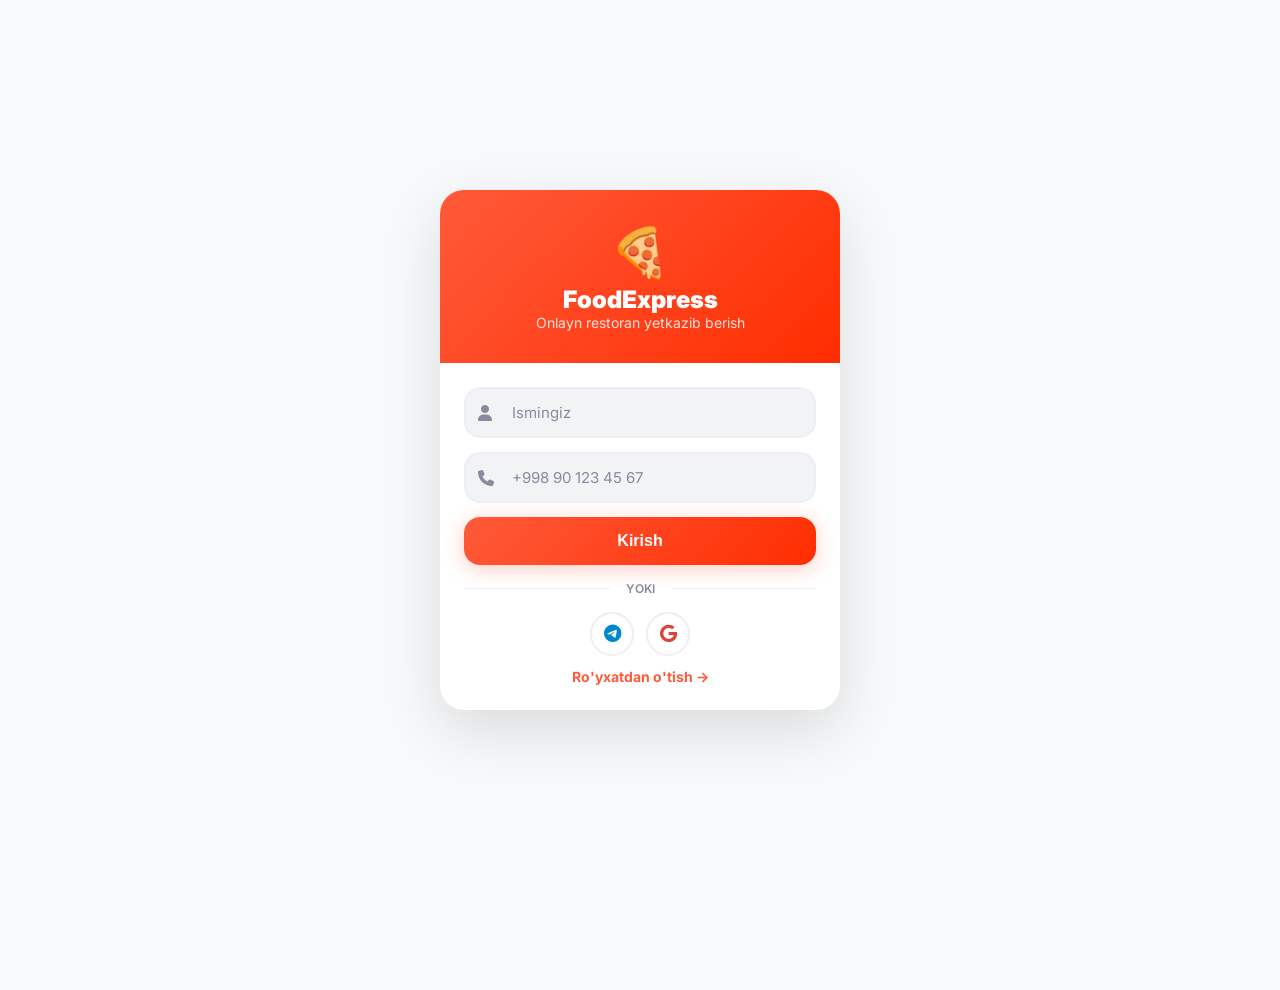
<file: index.html>
<!DOCTYPE html>
<html lang="uz">
<head>
    <meta charset="UTF-8">
    <meta name="viewport" content="width=device-width, initial-scale=1.0, maximum-scale=1.0, user-scalable=no">
    <title>🍕 FoodExpress</title>
    <script src="https://telegram.org/js/telegram-web-app.js"></script>
    <link rel="stylesheet" href="https://cdnjs.cloudflare.com/ajax/libs/font-awesome/6.5.0/css/all.min.css">
    <link href="https://fonts.googleapis.com/css2?family=Inter:wght@400;500;600;700;800;900&display=swap" rel="stylesheet">
    
    <!-- ===== CSS ===== -->
    <link rel="stylesheet" href="style.css">
</head>
<body>

    <!-- ===== TOAST ===== -->
    <div class="toast" id="toast"></div>

    <!-- ==========================================
    AUTH PAGE
    ========================================== -->
    <div id="authPage" class="active">
        <div class="auth-container">
            <div class="auth-header">
                <div class="logo">🍕</div>
                <div class="title">FoodExpress</div>
                <div class="sub">Onlayn restoran yetkazib berish</div>
            </div>
            <div class="auth-body" id="authBody">
                <!-- Login -->
                <div id="loginForm">
                    <div class="input-group">
                        <span class="icon"><i class="fas fa-user"></i></span>
                        <input type="text" id="loginName" placeholder="Ismingiz">
                    </div>
                    <div class="input-group">
                        <span class="icon"><i class="fas fa-phone"></i></span>
                        <input type="tel" id="loginPhone" placeholder="+998 90 123 45 67">
                    </div>
                    <button class="btn-primary" onclick="handleLogin()">Kirish</button>
                    <div class="divider"><span>yoki</span></div>
                    <div class="social-login">
                        <button class="telegram" onclick="loginWithTelegram()"><i class="fab fa-telegram-plane"></i></button>
                        <button class="google"><i class="fab fa-google"></i></button>
                    </div>
                    <button class="switch-btn" onclick="showRegister()">Ro'yxatdan o'tish →</button>
                </div>

                <!-- Register -->
                <div id="registerForm" style="display:none;">
                    <div class="input-group">
                        <span class="icon"><i class="fas fa-user"></i></span>
                        <input type="text" id="regName" placeholder="Ismingiz">
                    </div>
                    <div class="input-group">
                        <span class="icon"><i class="fas fa-phone"></i></span>
                        <input type="tel" id="regPhone" placeholder="+998 90 123 45 67">
                    </div>
                    <div class="input-group">
                        <span class="icon"><i class="fas fa-lock"></i></span>
                        <input type="password" id="regPassword" placeholder="Parol">
                    </div>
                    <button class="btn-primary" onclick="handleRegister()">Ro'yxatdan o'tish</button>
                    <button class="switch-btn" onclick="showLogin()">← Kirish</button>
                </div>
            </div>
        </div>
    </div>

    <!-- ==========================================
    MAIN APP
    ========================================== -->
    <div id="mainApp">

        <!-- HEADER -->
        <div class="app-header">
            <div class="top">
                <div class="greeting">
                    <strong id="userName">Mehmon</strong>
                    <span>Bugun qanday taom istaysiz?</span>
                </div>
                <div class="actions">
                    <button onclick="showCheckout()">
                        <i class="fas fa-shopping-bag"></i>
                        <span class="badge" id="cartBadge">0</span>
                    </button>
                    <button onclick="logout()"><i class="fas fa-sign-out-alt"></i></button>
                </div>
            </div>

            <!-- Location -->
            <div class="location-bar" onclick="detectLocation()">
                <div class="icon"><i class="fas fa-location-dot"></i></div>
                <div class="info">
                    <div class="label">Yetkazish manzili</div>
                    <div class="address" id="userAddress">Manzilni tanlang</div>
                </div>
            </div>

            <!-- Search -->
            <div class="search-wrap">
                <span class="icon"><i class="fas fa-search"></i></span>
                <input type="text" placeholder="Restoran yoki taom qidirish..." id="searchInput" oninput="handleSearch(this.value)">
            </div>
        </div>

        <!-- ===== RESTAURANTS LIST (Yandex Eats style) ===== -->
        <div class="restaurants-section" id="restaurantsSection">
            <div class="section-header">
                <div class="section-title">🏪 Restoranlar</div>
                <span class="section-link" onclick="showAllRestaurants()">Hammasi →</span>
            </div>
            <div class="restaurants-grid" id="restaurantsGrid"></div>
        </div>

        <!-- ===== PROMO BANNERS ===== -->
        <div class="promo-section">
            <div class="promo-scroll">
                <div class="promo-card p1">
                    <span class="promo-tag">🔥 Aksiya</span>
                    <div class="promo-title">Birinchi buyurtma -20%</div>
                    <div class="promo-desc">Promokod: BIRINCHI</div>
                </div>
                <div class="promo-card p2">
                    <span class="promo-tag">🚕 Bepul</span>
                    <div class="promo-title">100 000 so'mdan yuqori</div>
                    <div class="promo-desc">Yetkazish bepul!</div>
                </div>
                <div class="promo-card p3">
                    <span class="promo-tag">🎁 Kombo</span>
                    <div class="promo-title">3 taom + 1 ichimlik</div>
                    <div class="promo-desc">Atigi 75 000 so'm</div>
                </div>
                <div class="promo-card p4">
                    <span class="promo-tag">⭐ Bonus</span>
                    <div class="promo-title">Har buyurtmada 5%</div>
                    <div class="promo-desc">Bonus ballar to'planadi</div>
                </div>
            </div>
        </div>

        <!-- ===== RESTAURANT DETAIL PAGE ===== -->
        <div id="restaurantDetail" style="display:none;">
            <div class="restaurant-detail-header">
                <button class="back-btn" onclick="closeRestaurantDetail()"><i class="fas fa-arrow-left"></i></button>
                <div class="restaurant-detail-info" id="restaurantDetailInfo"></div>
            </div>
            <div class="restaurant-menu" id="restaurantMenu"></div>
        </div>

        <!-- ===== PAGES ===== -->
        <div class="page" id="page-orders">
            <div class="page-title">📋 Buyurtmalarim</div>
            <div id="activeOrders"></div>
            <div class="section-title" style="font-size:16px;margin-top:16px;">📜 Tarix</div>
            <div id="ordersList"></div>
        </div>

        <div class="page" id="page-profile">
            <div class="profile-card">
                <div class="avatar" id="profileAvatar">👤</div>
                <div class="name" id="profileName">Mehmon</div>
                <div class="phone" id="profilePhone">Telefon qo'shilmagan</div>
                <div class="stats">
                    <div class="stat">
                        <div class="value" id="statOrders">0</div>
                        <div class="label">Buyurtma</div>
                    </div>
                    <div class="stat">
                        <div class="value" id="statSpent">0</div>
                        <div class="label">Sarflangan</div>
                    </div>
                    <div class="stat">
                        <div class="value" id="statBonus">0</div>
                        <div class="label">Bonus</div>
                    </div>
                </div>
            </div>
        </div>
    </div>

    <!-- ===== CART FLOAT ===== -->
    <div class="cart-float" id="cartFloat">
        <div class="left">
            <div class="count" id="floatCount">0</div>
            <div class="info">
                <div class="label">Savat</div>
                <div class="total" id="floatTotal">0 so'm</div>
            </div>
        </div>
        <div class="right">
            <button onclick="showCheckout()">Buyurtma</button>
        </div>
    </div>

    <!-- ===== CHECKOUT SHEET ===== -->
    <div class="sheet-overlay" id="checkoutSheet">
        <div class="sheet">
            <div class="handle"></div>
            <div class="header">
                <div class="title">🛒 Savat</div>
                <button class="close" onclick="closeSheet('checkoutSheet')"><i class="fas fa-xmark"></i></button>
            </div>
            <div id="cartItemsList"></div>
            <div class="cart-total">
                Jami: <span id="checkoutTotal">0 so'm</span>
            </div>
            <div class="form-group">
                <label>📞 Telefon</label>
                <input type="tel" id="checkoutPhone" placeholder="+998 90 123 45 67">
            </div>
            <div class="form-group">
                <label>📍 Manzil</label>
                <textarea id="checkoutAddress" rows="2" placeholder="To'liq manzilni kiriting"></textarea>
            </div>
            <div class="form-group">
                <label>💳 To'lov usuli</label>
                <select id="checkoutPayment">
                    <option value="cash">💵 Naqd pul</option>
                    <option value="click">💳 Click</option>
                    <option value="payme">💳 Payme</option>
                </select>
            </div>
            <button class="btn-checkout" onclick="placeOrder()">✅ Buyurtmani rasmiylashtirish</button>
        </div>
    </div>

    <!-- ===== ORDER DETAIL SHEET ===== -->
    <div class="sheet-overlay" id="orderDetailSheet">
        <div class="sheet">
            <div class="handle"></div>
            <div class="header">
                <div class="title" id="orderDetailTitle">📦 Buyurtma #0000</div>
                <button class="close" onclick="closeSheet('orderDetailSheet')"><i class="fas fa-xmark"></i></button>
            </div>
            <div class="order-timeline" id="orderTimeline">
                <div class="timeline-step active" data-step="new">
                    <div class="step-icon"><i class="fas fa-clock"></i></div>
                    <div class="step-info"><div class="step-title">Yangi</div><div class="step-time" id="timeNew">-</div></div>
                </div>
                <div class="timeline-step" data-step="ready">
                    <div class="step-icon"><i class="fas fa-fire"></i></div>
                    <div class="step-info"><div class="step-title">Tayyorlanmoqda</div><div class="step-time" id="timeReady">-</div></div>
                </div>
                <div class="timeline-step" data-step="delivering">
                    <div class="step-icon"><i class="fas fa-truck"></i></div>
                    <div class="step-info"><div class="step-title">Yo'lda</div><div class="step-time" id="timeDelivering">-</div></div>
                </div>
                <div class="timeline-step" data-step="delivered">
                    <div class="step-icon"><i class="fas fa-check-circle"></i></div>
                    <div class="step-info"><div class="step-title">Yetkazildi</div><div class="step-time" id="timeDelivered">-</div></div>
                </div>
            </div>
            <div id="courierLocation" style="display:none;margin:12px 0;">
                <div style="background:var(--surface-2);border-radius:var(--radius);padding:12px;text-align:center;">
                    <div style="font-size:14px;font-weight:700;">🚕 Kuryer lokatsiyasi</div>
                    <div id="courierCoords" style="font-size:13px;color:var(--text-3);margin-top:4px;">Yuklanmoqda...</div>
                    <div id="courierMap" style="height:150px;background:linear-gradient(135deg,#667eea,#764ba2);border-radius:var(--radius);margin-top:8px;display:flex;align-items:center;justify-content:center;color:white;font-size:14px;">
                        <i class="fas fa-map-marked-alt" style="font-size:32px;margin-right:8px;"></i>
                        <span>Kuryer xaritada</span>
                    </div>
                </div>
            </div>
            <div style="background:var(--surface-2);border-radius:var(--radius);padding:12px;margin-top:8px;">
                <div style="display:flex;justify-content:space-between;font-size:13px;">
                    <span style="color:var(--text-3);">📦 Taomlar</span>
                    <span id="orderDetailItems" style="font-weight:600;">-</span>
                </div>
                <div style="display:flex;justify-content:space-between;font-size:13px;margin-top:4px;">
                    <span style="color:var(--text-3);">💰 Jami</span>
                    <span id="orderDetailTotal" style="font-weight:800;color:var(--primary);">-</span>
                </div>
                <div style="display:flex;justify-content:space-between;font-size:13px;margin-top:4px;">
                    <span style="color:var(--text-3);">📍 Manzil</span>
                    <span id="orderDetailAddress" style="font-weight:600;text-align:right;max-width:60%;">-</span>
                </div>
            </div>
            <div id="orderRating" style="display:none;margin-top:12px;">
                <div style="text-align:center;font-size:14px;font-weight:700;margin-bottom:8px;">⭐ Buyurtmani baholang</div>
                <div style="display:flex;justify-content:center;gap:8px;font-size:32px;">
                    <span onclick="rateOrder(1)" style="cursor:pointer;">☆</span>
                    <span onclick="rateOrder(2)" style="cursor:pointer;">☆</span>
                    <span onclick="rateOrder(3)" style="cursor:pointer;">☆</span>
                    <span onclick="rateOrder(4)" style="cursor:pointer;">☆</span>
                    <span onclick="rateOrder(5)" style="cursor:pointer;">☆</span>
                </div>
                <div style="text-align:center;font-size:12px;color:var(--text-3);margin-top:4px;">Baholash uchun yulduzchani bosing</div>
            </div>
        </div>
    </div>

    <!-- ===== TAB BAR ===== -->
    <div class="tab-bar" id="tabBar">
        <button class="tab-btn active" data-tab="home" onclick="switchTab('home')">
            <span class="icon"><i class="fas fa-home"></i></span>
            <span>Bosh</span>
        </button>
        <button class="tab-btn" data-tab="orders" onclick="switchTab('orders')">
            <span class="icon"><i class="fas fa-receipt"></i></span>
            <span>Buyurtmalar</span>
            <span class="badge" id="ordersBadge"></span>
        </button>
        <button class="tab-btn" data-tab="profile" onclick="switchTab('profile')">
            <span class="icon"><i class="fas fa-user"></i></span>
            <span>Profil</span>
        </button>
    </div>

    <!-- ==========================================
    JAVASCRIPT
    ========================================== -->
    <script src="app.js"></script>

</body>
</html>
</file>
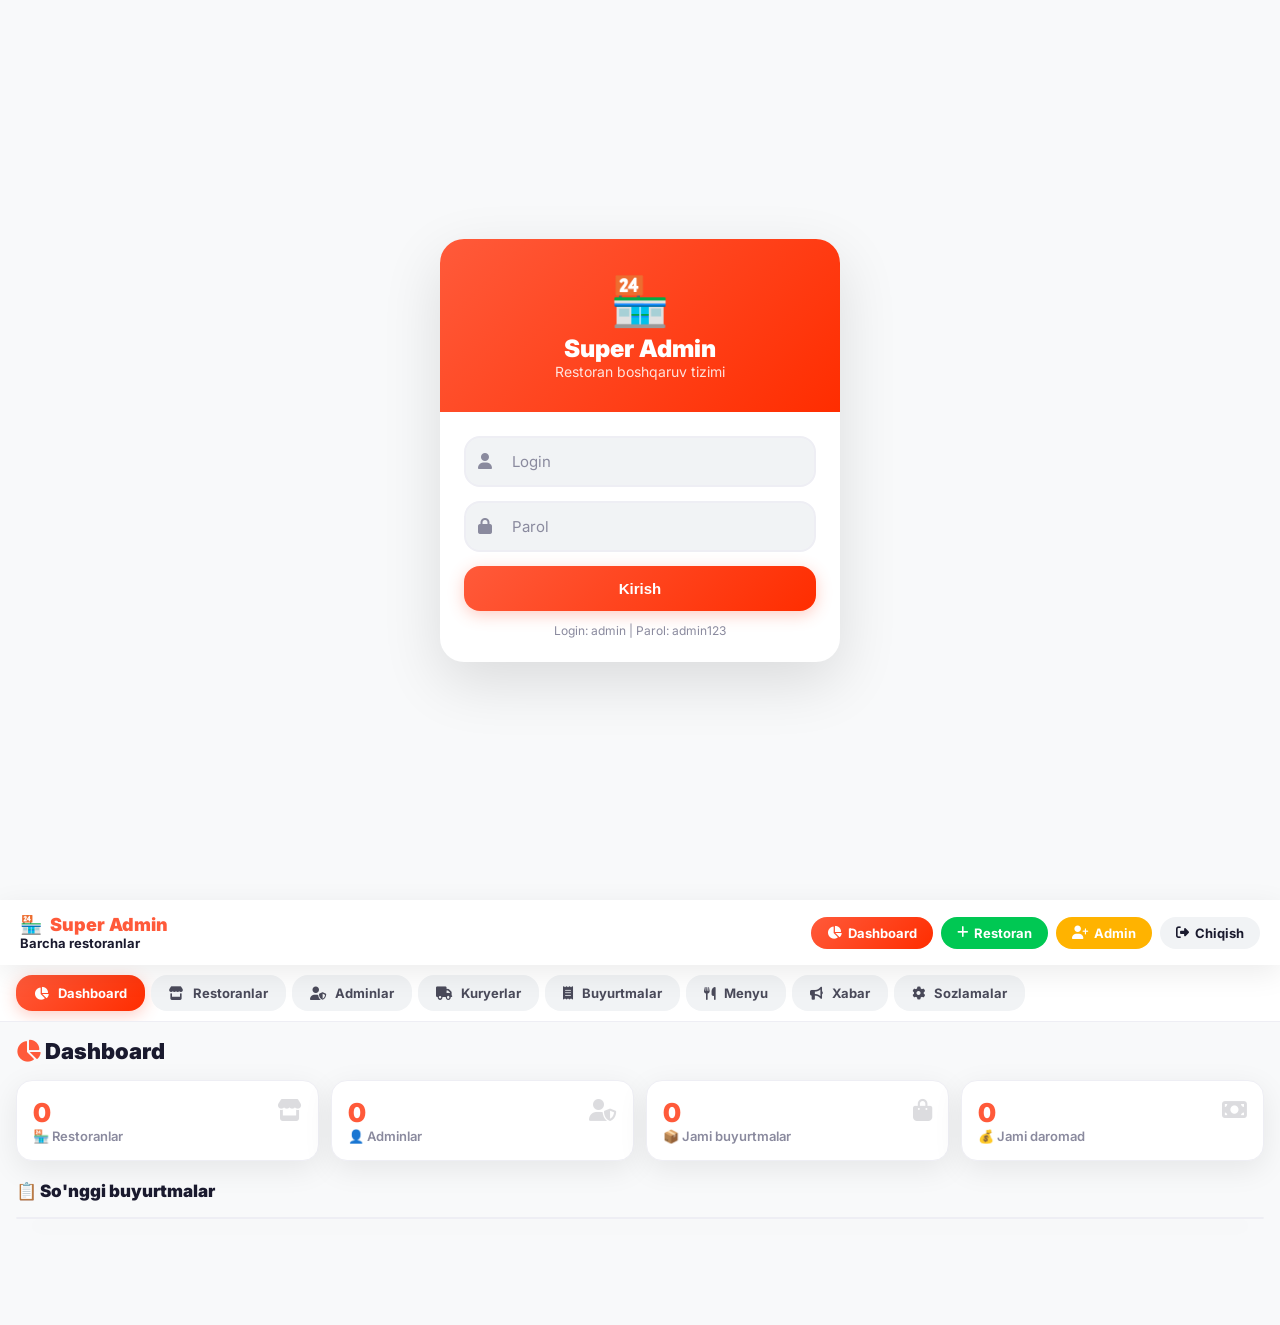
<file: admin.html>
<!DOCTYPE html>
<html lang="uz">
<head>
    <meta charset="UTF-8">
    <meta name="viewport" content="width=device-width, initial-scale=1.0, maximum-scale=1.0, user-scalable=no">
    <title>🏪 Super Admin</title>
    <script src="https://telegram.org/js/telegram-web-app.js"></script>
    <link rel="stylesheet" href="https://cdnjs.cloudflare.com/ajax/libs/font-awesome/6.5.0/css/all.min.css">
    <link href="https://fonts.googleapis.com/css2?family=Inter:wght@400;500;600;700;800;900&display=swap" rel="stylesheet">
    
    <!-- ===== CSS ===== -->
    <link rel="stylesheet" href="style.css">
    <link rel="stylesheet" href="admin-style.css">
</head>
<body>

    <!-- ===== TOAST ===== -->
    <div class="toast" id="toast"></div>

    <!-- ===== AUTH PAGE ===== -->
    <div id="authPage" class="active">
        <div class="auth-container">
            <div class="auth-header">
                <div class="logo">🏪</div>
                <div class="title">Super Admin</div>
                <div class="sub">Restoran boshqaruv tizimi</div>
            </div>
            <div class="auth-body">
                <div class="input-group">
                    <span class="icon"><i class="fas fa-user"></i></span>
                    <input type="text" id="adminLogin" placeholder="Login" autocomplete="username">
                </div>
                <div class="input-group">
                    <span class="icon"><i class="fas fa-lock"></i></span>
                    <input type="password" id="adminPassword" placeholder="Parol" autocomplete="current-password">
                </div>
                <button class="btn-primary" onclick="adminLogin()">Kirish</button>
                <div style="text-align:center;margin-top:12px;font-size:12px;color:var(--text-3);">
                    Login: admin | Parol: admin123
                </div>
            </div>
        </div>
    </div>

    <!-- ===== ADMIN APP ===== -->
    <div id="adminApp">

        <!-- HEADER -->
        <div class="admin-header">
            <div>
                <div class="logo">🏪 <span>Super Admin</span></div>
                <div class="restaurant-info" id="headerRestaurant">
                    <strong id="currentRestaurantName">Barcha restoranlar</strong>
                </div>
            </div>
            <div class="actions">
                <button class="btn-header-primary" onclick="switchPage('dashboard')">
                    <i class="fas fa-chart-pie"></i> Dashboard
                </button>
                <button class="btn-header-success" onclick="showAddRestaurant()">
                    <i class="fas fa-plus"></i> Restoran
                </button>
                <button class="btn-header-warning" onclick="showAddAdmin()">
                    <i class="fas fa-user-plus"></i> Admin
                </button>
                <button class="btn-header-secondary" onclick="logout()">
                    <i class="fas fa-sign-out-alt"></i> Chiqish
                </button>
            </div>
        </div>

        <!-- NAV -->
        <div class="admin-nav">
            <button class="nav-item active" data-page="dashboard" onclick="switchPage('dashboard')">
                <i class="fas fa-chart-pie"></i> Dashboard
            </button>
            <button class="nav-item" data-page="restaurants" onclick="switchPage('restaurants')">
                <i class="fas fa-store"></i> Restoranlar
            </button>
            <button class="nav-item" data-page="admins" onclick="switchPage('admins')">
                <i class="fas fa-user-shield"></i> Adminlar
            </button>
            <button class="nav-item" data-page="couriers" onclick="switchPage('couriers')">
                <i class="fas fa-truck"></i> Kuryerlar
            </button>
            <button class="nav-item" data-page="orders" onclick="switchPage('orders')">
                <i class="fas fa-receipt"></i> Buyurtmalar
            </button>
            <button class="nav-item" data-page="menu" onclick="switchPage('menu')">
                <i class="fas fa-utensils"></i> Menyu
            </button>
            <button class="nav-item" data-page="broadcast" onclick="switchPage('broadcast')">
                <i class="fas fa-bullhorn"></i> Xabar
            </button>
            <button class="nav-item" data-page="settings" onclick="switchPage('settings')">
                <i class="fas fa-cog"></i> Sozlamalar
            </button>
        </div>

        <!-- ==========================================
        PAGE: DASHBOARD
        ========================================== -->
        <div class="admin-page active" id="page-dashboard">
            <div class="page-title"><i class="fas fa-chart-pie" style="color:var(--primary);"></i> Dashboard</div>
            <div class="stats-grid">
                <div class="stat-card">
                    <div class="icon"><i class="fas fa-store"></i></div>
                    <div class="value" id="statRestaurants">0</div>
                    <div class="label">🏪 Restoranlar</div>
                </div>
                <div class="stat-card">
                    <div class="icon"><i class="fas fa-user-shield"></i></div>
                    <div class="value" id="statAdmins">0</div>
                    <div class="label">👤 Adminlar</div>
                </div>
                <div class="stat-card">
                    <div class="icon"><i class="fas fa-shopping-bag"></i></div>
                    <div class="value" id="statOrders">0</div>
                    <div class="label">📦 Jami buyurtmalar</div>
                </div>
                <div class="stat-card">
                    <div class="icon"><i class="fas fa-money-bill"></i></div>
                    <div class="value" id="statRevenue">0</div>
                    <div class="label">💰 Jami daromad</div>
                </div>
            </div>
            <div class="page-title" style="font-size:17px;margin-top:4px;">📋 So'nggi buyurtmalar</div>
            <div class="table-wrap" id="recentOrders"></div>
        </div>

        <!-- ==========================================
        PAGE: RESTAURANTS
        ========================================== -->
        <div class="admin-page" id="page-restaurants">
            <div class="page-title"><i class="fas fa-store" style="color:var(--primary);"></i> Restoranlar</div>
            <button class="btn-primary" onclick="showAddRestaurant()" style="margin-bottom:16px;">
                <i class="fas fa-plus"></i> Yangi restoran qo'shish
            </button>
            <div id="restaurantsList"></div>
        </div>

        <!-- ==========================================
        PAGE: ADMINS
        ========================================== -->
        <div class="admin-page" id="page-admins">
            <div class="page-title"><i class="fas fa-user-shield" style="color:var(--primary);"></i> Adminlar</div>
            <button class="btn-primary" onclick="showAddAdmin()" style="margin-bottom:16px;">
                <i class="fas fa-plus"></i> Yangi admin qo'shish
            </button>
            <div class="table-wrap" id="adminsList">
                <div class="row header">
                    <span>Login</span>
                    <span>Restoran</span>
                    <span>Rol</span>
                    <span>Holat</span>
                </div>
            </div>
        </div>

        <!-- ==========================================
        PAGE: COURIERS
        ========================================== -->
        <div class="admin-page" id="page-couriers">
            <div class="page-title"><i class="fas fa-truck" style="color:var(--primary);"></i> Kuryerlar</div>
            <button class="btn-primary" onclick="showAddCourier()" style="margin-bottom:16px;">
                <i class="fas fa-plus"></i> Yangi kuryer qo'shish
            </button>
            <div class="table-wrap" id="couriersList">
                <div class="row header">
                    <span>#ID</span>
                    <span>Ism / Restoran</span>
                    <span>Telefon</span>
                    <span>Holat</span>
                    <span>Lokatsiya</span>
                    <span>Amallar</span>
                </div>
            </div>
        </div>

        <!-- ==========================================
        PAGE: ORDERS
        ========================================== -->
        <div class="admin-page" id="page-orders">
            <div class="page-title"><i class="fas fa-receipt" style="color:var(--primary);"></i> Buyurtmalar</div>
            <div style="display:flex;gap:6px;margin-bottom:16px;flex-wrap:wrap;">
                <button class="btn-secondary" onclick="filterOrders('all')" style="padding:8px 14px;font-size:12px;">Hammasi</button>
                <button class="btn-secondary" onclick="filterOrders('new')" style="padding:8px 14px;font-size:12px;">🆕 Yangi</button>
                <button class="btn-secondary" onclick="filterOrders('ready')" style="padding:8px 14px;font-size:12px;">🔥 Tayyor</button>
                <button class="btn-secondary" onclick="filterOrders('delivering')" style="padding:8px 14px;font-size:12px;">🚕 Yo'lda</button>
                <button class="btn-secondary" onclick="filterOrders('delivered')" style="padding:8px 14px;font-size:12px;">✅ Yetkazildi</button>
            </div>
            <div class="table-wrap" id="ordersList">
                <div class="row header">
                    <span>#ID</span>
                    <span>Restoran / Mijoz</span>
                    <span>Summa</span>
                    <span>Holat</span>
                </div>
            </div>
        </div>

        <!-- ==========================================
        PAGE: MENU (Rasm yuklash bilan)
        ========================================== -->
        <div class="admin-page" id="page-menu">
            <div class="page-title"><i class="fas fa-utensils" style="color:var(--primary);"></i> Menyu boshqaruvi</div>
            <div style="display:flex;gap:10px;margin-bottom:16px;flex-wrap:wrap;">
                <select id="menuRestaurantSelect" onchange="renderMenu()" style="padding:10px 16px;border:2px solid var(--border);border-radius:var(--radius);font-size:14px;font-family:inherit;background:var(--surface);">
                    <option value="">Restoran tanlang</option>
                </select>
                <button class="btn-primary" onclick="showAddFood()">
                    <i class="fas fa-plus"></i> Taom qo'shish
                </button>
            </div>
            <div id="menuList"></div>
        </div>

        <!-- ==========================================
        PAGE: BROADCAST
        ========================================== -->
        <div class="admin-page" id="page-broadcast">
            <div class="page-title"><i class="fas fa-bullhorn" style="color:var(--primary);"></i> Xabar yuborish</div>
            <div class="form-group">
                <label>📢 Xabar matni</label>
                <textarea id="broadcastText" rows="6" placeholder="Barcha foydalanuvchilarga yuboriladigan xabar..."></textarea>
            </div>
            <button class="btn-primary" onclick="sendBroadcast()">
                <i class="fas fa-paper-plane"></i> Yuborish
            </button>
        </div>

        <!-- ==========================================
        PAGE: SETTINGS
        ========================================== -->
        <div class="admin-page" id="page-settings">
            <div class="page-title"><i class="fas fa-cog" style="color:var(--primary);"></i> Sozlamalar</div>
            <div class="form-group">
                <label>🏪 Bosh restoran nomi</label>
                <input type="text" id="settingRestaurant" value="FoodExpress">
            </div>
            <div class="form-group">
                <label>📞 Telefon</label>
                <input type="text" id="settingPhone" value="+998 90 123 45 67">
            </div>
            <div class="form-group">
                <label>📍 Manzil</label>
                <input type="text" id="settingAddress" value="Toshkent sh., Chilonzor">
            </div>
            <div class="form-row">
                <div class="form-group">
                    <label>🚕 Yetkazish narxi</label>
                    <input type="number" id="settingDelivery" value="10000">
                </div>
                <div class="form-group">
                    <label>💰 Bepul yetkazish (so'm)</label>
                    <input type="number" id="settingFreeFrom" value="100000">
                </div>
            </div>
            <button class="btn-primary" onclick="saveSettings()">
                <i class="fas fa-save"></i> Saqlash
            </button>
        </div>
    </div>

    <!-- ==========================================
    MODAL: RESTAURANT
    ========================================== -->
    <div class="modal-overlay" id="restaurantModal">
        <div class="modal-content">
            <div class="modal-header">
                <h3 id="restaurantModalTitle">🏪 Yangi restoran</h3>
                <button class="close" onclick="closeModal('restaurantModal')">✕</button>
            </div>
            <div class="form-group">
                <label>🏪 Restoran nomi</label>
                <input type="text" id="restaurantName" placeholder="Masalan: Oshxona">
            </div>
            <div class="form-group">
                <label>📍 Manzil</label>
                <input type="text" id="restaurantAddress" placeholder="Toshkent sh., ...">
            </div>
            <div class="form-group">
                <label>📞 Telefon</label>
                <input type="text" id="restaurantPhone" placeholder="+998 90 123 45 67">
            </div>
            <div class="form-group">
                <label>🖼 Rasm (fayldan tanlang)</label>
                <div class="file-upload">
                    <label class="file-label" for="restaurantImageInput">
                        <i class="fas fa-cloud-upload-alt"></i> Rasm yuklash
                    </label>
                    <input type="file" id="restaurantImageInput" accept="image/*" onchange="previewRestaurantImage(event)">
                    <span class="file-name" id="restaurantImageName">Fayl tanlanmagan</span>
                </div>
                <img id="restaurantImagePreview" class="image-preview hidden" alt="Rasm">
            </div>
            <div class="form-group">
                <label>⏰ Ish vaqti</label>
                <input type="text" id="restaurantHours" placeholder="09:00 - 23:00">
            </div>
            <input type="hidden" id="restaurantEditId">
            <button class="btn-primary" onclick="saveRestaurant()" style="width:100%;">
                <i class="fas fa-check"></i> Saqlash
            </button>
        </div>
    </div>

    <!-- ==========================================
    MODAL: FOOD (Rasm yuklash bilan)
    ========================================== -->
    <div class="modal-overlay" id="foodModal">
        <div class="modal-content">
            <div class="modal-header">
                <h3 id="foodModalTitle">➕ Yangi taom</h3>
                <button class="close" onclick="closeModal('foodModal')">✕</button>
            </div>
            <div class="form-group">
                <label>🍽 Taom nomi</label>
                <input type="text" id="foodName" placeholder="Masalan: Osh">
            </div>
            <div class="form-group">
                <label>💰 Narxi</label>
                <input type="number" id="foodPrice" placeholder="35000">
            </div>
            <div class="form-group">
                <label>📂 Kategoriya</label>
                <input type="text" id="foodCategory" placeholder="Milliy taom">
            </div>
            <div class="form-group">
                <label>📝 Tavsif</label>
                <textarea id="foodDesc" rows="2" placeholder="Qo'y go'shti, sabzi, guruch"></textarea>
            </div>
            <div class="form-group">
                <label>😊 Emoji</label>
                <input type="text" id="foodEmoji" placeholder="🍚">
            </div>
            <div class="form-group">
                <label>🖼 Rasm (fayldan tanlang)</label>
                <div class="file-upload">
                    <label class="file-label" for="foodImageInput">
                        <i class="fas fa-cloud-upload-alt"></i> Rasm yuklash
                    </label>
                    <input type="file" id="foodImageInput" accept="image/*" onchange="previewFoodImage(event)">
                    <span class="file-name" id="foodImageName">Fayl tanlanmagan</span>
                </div>
                <img id="foodImagePreview" class="image-preview hidden" alt="Rasm">
            </div>
            <div class="form-row">
                <div class="form-group">
                    <label>⭐ Chegirma (%)</label>
                    <input type="number" id="foodDiscount" value="0">
                </div>
                <div class="form-group">
                    <label>🔢 Mavjudlik</label>
                    <input type="number" id="foodStock" value="99">
                </div>
            </div>
            <input type="hidden" id="foodEditId">
            <input type="hidden" id="foodRestaurantId">
            <button class="btn-primary" onclick="saveFood()" style="width:100%;">
                <i class="fas fa-check"></i> Saqlash
            </button>
        </div>
    </div>

    <!-- ==========================================
    MODAL: ADMIN
    ========================================== -->
    <div class="modal-overlay" id="adminModal">
        <div class="modal-content">
            <div class="modal-header">
                <h3>👤 Yangi admin</h3>
                <button class="close" onclick="closeModal('adminModal')">✕</button>
            </div>
            <div class="form-group">
                <label>👤 Login</label>
                <input type="text" id="adminNewLogin" placeholder="admin_username">
            </div>
            <div class="form-group">
                <label>🔑 Parol</label>
                <input type="text" id="adminNewPassword" placeholder="password123">
            </div>
            <div class="form-group">
                <label>🏪 Restoran</label>
                <select id="adminNewRestaurant">
                    <option value="">Super Admin (barcha)</option>
                </select>
            </div>
            <button class="btn-primary" onclick="saveAdmin()" style="width:100%;">
                <i class="fas fa-check"></i> Saqlash
            </button>
        </div>
    </div>

    <!-- ==========================================
    MODAL: COURIER
    ========================================== -->
    <div class="modal-overlay" id="courierModal">
        <div class="modal-content">
            <div class="modal-header">
                <h3 id="courierModalTitle">🚕 Yangi kuryer</h3>
                <button class="close" onclick="closeModal('courierModal')">✕</button>
            </div>
            <div class="form-group">
                <label>👤 Ism</label>
                <input type="text" id="courierName" placeholder="Kuryer ismi">
            </div>
            <div class="form-group">
                <label>📞 Telefon</label>
                <input type="text" id="courierPhone" placeholder="+998 90 123 45 67">
            </div>
            <div class="form-group">
                <label>🔑 Login</label>
                <input type="text" id="courierLogin" placeholder="courier_username">
            </div>
            <div class="form-group">
                <label>🔒 Parol</label>
                <input type="text" id="courierPassword" placeholder="password123">
            </div>
            <div class="form-group">
                <label>🏪 Restoran</label>
                <select id="courierRestaurant"></select>
            </div>
            <input type="hidden" id="courierEditId">
            <button class="btn-primary" onclick="saveCourier()" style="width:100%;">
                <i class="fas fa-check"></i> Saqlash
            </button>
        </div>
    </div>

    <!-- ==========================================
    JAVASCRIPT
    ========================================== -->
    <script src="app.js"></script>
    <script src="admin.js"></script>

</body>
</html>
</file>
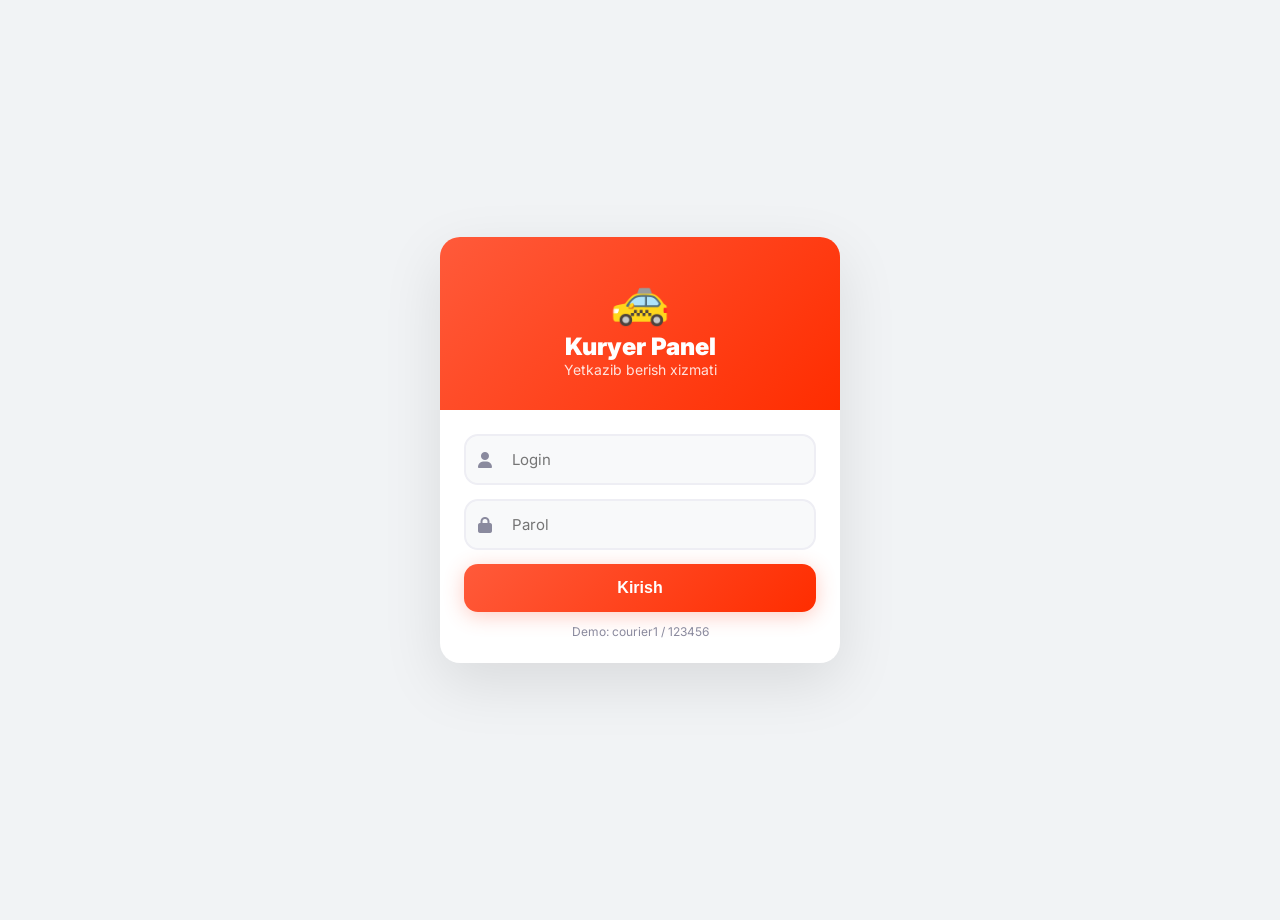
<file: courier.html>
<!DOCTYPE html>
<html lang="uz">
<head>
    <meta charset="UTF-8">
    <meta name="viewport" content="width=device-width, initial-scale=1.0, maximum-scale=1.0, user-scalable=no">
    <title>🚕 Kuryer Panel</title>
    <script src="https://telegram.org/js/telegram-web-app.js"></script>
    <link rel="stylesheet" href="https://cdnjs.cloudflare.com/ajax/libs/font-awesome/6.5.0/css/all.min.css">
    <link href="https://fonts.googleapis.com/css2?family=Inter:wght@400;500;600;700;800;900&display=swap" rel="stylesheet">
    <style>
        * { margin: 0; padding: 0; box-sizing: border-box; -webkit-tap-highlight-color: transparent; }
        :root {
            --primary: #FF5A3A;
            --primary-gradient: linear-gradient(135deg, #FF5A3A, #FF2D00);
            --bg: #F1F3F5;
            --surface: #FFFFFF;
            --surface-2: #F8F9FA;
            --text: #1A1A2E;
            --text-2: #4A4A5A;
            --text-3: #8A8A9E;
            --border: #EEEEF4;
            --success: #00C853;
            --danger: #FF1744;
            --warning: #FFB300;
            --shadow: 0 8px 30px rgba(0,0,0,0.06);
            --shadow-lg: 0 20px 60px rgba(0,0,0,0.1);
            --radius: 14px;
            --radius-lg: 20px;
        }
        body {
            font-family: 'Inter', sans-serif;
            background: var(--bg);
            color: var(--text);
            min-height: 100vh;
            padding-bottom: 20px;
        }

        /* ===== AUTH ===== */
        #authPage { display: none; min-height: 100vh; justify-content: center; align-items: center; padding: 20px; background: var(--bg); }
        #authPage.active { display: flex; }
        .auth-container {
            background: var(--surface);
            border-radius: var(--radius-lg);
            box-shadow: var(--shadow-lg);
            width: 100%;
            max-width: 400px;
            overflow: hidden;
        }
        .auth-header {
            background: var(--primary-gradient);
            padding: 32px 24px;
            color: white;
            text-align: center;
        }
        .auth-header .logo { font-size: 48px; }
        .auth-header .title { font-size: 24px; font-weight: 900; margin-top: 4px; }
        .auth-header .sub { font-size: 14px; opacity: 0.85; }
        .auth-body { padding: 24px; }
        .auth-body .input-group {
            position: relative;
            margin-bottom: 14px;
        }
        .auth-body .input-group .icon {
            position: absolute;
            left: 14px;
            top: 50%;
            transform: translateY(-50%);
            color: var(--text-3);
        }
        .auth-body .input-group input {
            width: 100%;
            padding: 14px 16px 14px 46px;
            border: 2px solid var(--border);
            border-radius: var(--radius);
            font-size: 15px;
            font-family: inherit;
            outline: none;
            background: var(--surface-2);
            transition: all 0.2s;
        }
        .auth-body .input-group input:focus {
            border-color: var(--primary);
            box-shadow: 0 0 0 4px rgba(255, 90, 58, 0.08);
        }
        .auth-body .btn-primary {
            width: 100%;
            padding: 15px;
            background: var(--primary-gradient);
            color: white;
            border: none;
            border-radius: var(--radius);
            font-size: 16px;
            font-weight: 700;
            cursor: pointer;
            box-shadow: 0 4px 20px rgba(255, 90, 58, 0.3);
            transition: all 0.2s;
        }
        .auth-body .btn-primary:active { transform: scale(0.97); }

        /* ===== MAIN ===== */
        #mainApp { display: none; }
        #mainApp.active { display: block; }

        /* ===== HEADER ===== */
        .header {
            background: var(--surface);
            padding: 14px 20px;
            position: sticky;
            top: 0;
            z-index: 100;
            box-shadow: var(--shadow);
            display: flex;
            justify-content: space-between;
            align-items: center;
        }
        .header .logo { font-size: 18px; font-weight: 900; display: flex; align-items: center; gap: 8px; }
        .header .logo span { color: var(--primary); }
        .header .status-badge {
            padding: 6px 14px;
            border-radius: 20px;
            font-size: 12px;
            font-weight: 700;
        }
        .status-online { background: #E8F5E9; color: var(--success); }
        .status-offline { background: #FFEBEE; color: var(--danger); }
        .header .actions { display: flex; gap: 8px; align-items: center; }
        .header .actions button {
            background: none;
            border: none;
            font-size: 18px;
            cursor: pointer;
            padding: 4px 8px;
        }

        /* ===== STATS ===== */
        .stats-grid {
            display: grid;
            grid-template-columns: repeat(3, 1fr);
            gap: 10px;
            padding: 16px;
        }
        .stat-card {
            background: var(--surface);
            border-radius: var(--radius);
            padding: 14px;
            text-align: center;
            border: 1px solid var(--border);
            box-shadow: var(--shadow);
        }
        .stat-card .value { font-size: 22px; font-weight: 900; color: var(--primary); }
        .stat-card .label { font-size: 11px; color: var(--text-3); font-weight: 600; }

        /* ===== LOCATION BUTTON ===== */
        .location-btn {
            display: flex;
            align-items: center;
            justify-content: center;
            gap: 8px;
            padding: 12px 20px;
            background: var(--surface);
            border: 2px solid var(--border);
            border-radius: var(--radius);
            margin: 0 16px 16px;
            cursor: pointer;
            font-weight: 700;
            font-family: inherit;
            font-size: 14px;
            transition: all 0.2s;
            width: calc(100% - 32px);
        }
        .location-btn:active { transform: scale(0.97); }
        .location-btn.active { border-color: var(--success); background: #E8F5E9; }
        .location-btn i { font-size: 18px; }

        /* ===== ORDERS ===== */
        .section-title {
            font-size: 18px;
            font-weight: 800;
            padding: 0 16px;
            margin-bottom: 10px;
        }
        .order-card {
            background: var(--surface);
            border-radius: var(--radius);
            padding: 16px;
            margin: 0 16px 10px;
            border: 1px solid var(--border);
            box-shadow: var(--shadow);
        }
        .order-card .top {
            display: flex;
            justify-content: space-between;
            align-items: center;
            flex-wrap: wrap;
            gap: 6px;
        }
        .order-card .top .id { font-weight: 700; font-size: 15px; }
        .order-card .top .status {
            padding: 4px 12px;
            border-radius: 10px;
            font-size: 11px;
            font-weight: 700;
        }
        .status-new { background: #FFF0E0; color: var(--primary); }
        .status-delivering { background: #E3F2FD; color: #0D47A1; }
        .status-delivered { background: #E8F5E9; color: var(--success); }
        .order-card .items { margin: 8px 0; font-size: 14px; color: var(--text-2); }
        .order-card .bottom {
            display: flex;
            justify-content: space-between;
            align-items: center;
            padding-top: 8px;
            border-top: 1px solid var(--border);
            flex-wrap: wrap;
            gap: 4px;
        }
        .order-card .bottom .total { font-weight: 800; }
        .order-card .bottom .address { font-size: 12px; color: var(--text-3); }
        .order-card .actions {
            display: flex;
            gap: 8px;
            margin-top: 10px;
        }
        .order-card .actions button {
            flex: 1;
            padding: 10px;
            border: none;
            border-radius: var(--radius);
            font-weight: 700;
            font-size: 14px;
            cursor: pointer;
            transition: all 0.2s;
            font-family: inherit;
        }
        .order-card .actions button:active { transform: scale(0.95); }
        .btn-accept { background: var(--success); color: white; }
        .btn-deliver { background: var(--primary-gradient); color: white; }
        .btn-decline { background: #FFEBEE; color: var(--danger); }

        .empty-state {
            text-align: center;
            padding: 40px 20px;
            color: var(--text-3);
        }
        .empty-state .icon { font-size: 56px; margin-bottom: 8px; }
        .empty-state .title {
            font-weight: 700;
            font-size: 17px;
            color: var(--text);
        }

        /* ===== TOAST ===== */
        .toast {
            position: fixed;
            top: 20px;
            left: 50%;
            transform: translateX(-50%);
            padding: 14px 24px;
            border-radius: var(--radius);
            color: white;
            font-weight: 700;
            font-size: 14px;
            z-index: 9999;
            display: none;
            animation: slideDown 0.3s ease;
            max-width: calc(100% - 40px);
            text-align: center;
        }
        .toast.show { display: block; }
        .toast.success { background: var(--success); }
        .toast.error { background: var(--danger); }
        .toast.info { background: var(--text); }
        @keyframes slideDown {
            from { transform: translateX(-50%) translateY(-20px); opacity: 0; }
            to { transform: translateX(-50%) translateY(0); opacity: 1; }
        }

        @media (max-width: 400px) {
            .stats-grid { grid-template-columns: 1fr 1fr; }
            .order-card .top { flex-direction: column; align-items: flex-start; }
            .order-card .actions { flex-direction: column; }
        }
    </style>
</head>
<body>

    <!-- ===== TOAST ===== -->
    <div class="toast" id="toast"></div>

    <!-- ===== AUTH PAGE ===== -->
    <div id="authPage" class="active">
        <div class="auth-container">
            <div class="auth-header">
                <div class="logo">🚕</div>
                <div class="title">Kuryer Panel</div>
                <div class="sub">Yetkazib berish xizmati</div>
            </div>
            <div class="auth-body">
                <div class="input-group">
                    <span class="icon"><i class="fas fa-user"></i></span>
                    <input type="text" id="courierLogin" placeholder="Login" autocomplete="username">
                </div>
                <div class="input-group">
                    <span class="icon"><i class="fas fa-lock"></i></span>
                    <input type="password" id="courierPassword" placeholder="Parol" autocomplete="current-password">
                </div>
                <button class="btn-primary" onclick="courierLogin()">Kirish</button>
                <div style="text-align:center;margin-top:12px;font-size:12px;color:var(--text-3);">
                    Demo: courier1 / 123456
                </div>
            </div>
        </div>
    </div>

    <!-- ===== MAIN APP ===== -->
    <div id="mainApp">
        <!-- Header -->
        <div class="header">
            <div class="logo">🚕 <span>Kuryer</span></div>
            <div class="actions">
                <span class="status-badge status-offline" id="statusBadge">🔴 Offline</span>
                <button onclick="logout()"><i class="fas fa-sign-out-alt"></i></button>
            </div>
        </div>

        <!-- Stats -->
        <div class="stats-grid">
            <div class="stat-card">
                <div class="value" id="statToday">0</div>
                <div class="label">📦 Bugun</div>
            </div>
            <div class="stat-card">
                <div class="value" id="statTotal">0</div>
                <div class="label">📋 Jami</div>
            </div>
            <div class="stat-card">
                <div class="value" id="statRating">0</div>
                <div class="label">⭐ Reyting</div>
            </div>
        </div>

        <!-- Location Toggle -->
        <button class="location-btn" id="locationBtn" onclick="toggleLocation()">
            <i class="fas fa-location-dot"></i>
            <span id="locationText">Holatni yoqish</span>
        </button>

        <!-- My Orders -->
        <div class="section-title">📋 Mening buyurtmalarim</div>
        <div id="myOrdersList"></div>

        <!-- Available Orders -->
        <div class="section-title" style="margin-top:12px;">🆕 Yangi buyurtmalar</div>
        <div id="availableOrdersList"></div>
    </div>

    <script>
        // ===== TELEGRAM =====
        const tg = window.Telegram?.WebApp;
        if (tg) { tg.expand(); tg.ready(); tg.setHeaderColor('#FFFFFF'); tg.setBackgroundColor('#F1F3F5'); }

        // ===== DATA =====
        let courierData = {
            isLoggedIn: localStorage.getItem('courierLoggedIn') === 'true',
            id: parseInt(localStorage.getItem('courierId') || '0'),
            name: localStorage.getItem('courierName') || '',
            login: localStorage.getItem('courierLogin') || '',
            status: localStorage.getItem('courierStatus') || 'offline'
        };

        let watchId = null;

        // ===== TOAST =====
        function showToast(message, type = 'info') {
            const toast = document.getElementById('toast');
            toast.textContent = message;
            toast.className = 'toast show ' + type;
            clearTimeout(toast._timer);
            toast._timer = setTimeout(() => { toast.classList.remove('show'); }, 3000);
        }

        // ===== AUTH =====
        function courierLogin() {
            const login = document.getElementById('courierLogin').value.trim();
            const pass = document.getElementById('courierPassword').value.trim();
            
            const couriers = JSON.parse(localStorage.getItem('couriers') || '[]');
            const courier = couriers.find(c => c.login === login && c.password === pass);
            
            if (!courier) {
                showToast('❌ Noto\'g\'ri login yoki parol!', 'error');
                return;
            }
            
            courierData.isLoggedIn = true;
            courierData.id = courier.id;
            courierData.name = courier.name;
            courierData.login = courier.login;
            courierData.status = courier.status || 'offline';
            
            localStorage.setItem('courierLoggedIn', 'true');
            localStorage.setItem('courierId', courier.id);
            localStorage.setItem('courierName', courier.name);
            localStorage.setItem('courierLogin', courier.login);
            localStorage.setItem('courierStatus', courierData.status);
            
            showToast('✅ Xush kelibsiz, ' + courier.name + '!', 'success');
            showMainApp();
        }

        function logout() {
            courierData.isLoggedIn = false;
            localStorage.removeItem('courierLoggedIn');
            localStorage.removeItem('courierId');
            localStorage.removeItem('courierName');
            localStorage.removeItem('courierLogin');
            localStorage.removeItem('courierStatus');
            if (watchId) { navigator.geolocation.clearWatch(watchId); watchId = null; }
            document.getElementById('authPage').classList.add('active');
            document.getElementById('mainApp').classList.remove('active');
            showToast('👋 Siz chiqdingiz!', 'info');
        }

        // ===== MAIN APP =====
        function showMainApp() {
            document.getElementById('authPage').classList.remove('active');
            document.getElementById('mainApp').classList.add('active');
            updateStatus();
            renderOrders();
            updateStats();
            if (courierData.status === 'online') {
                startLocationTracking();
            }
        }

        // ===== STATUS =====
        function updateStatus() {
            const badge = document.getElementById('statusBadge');
            const btn = document.getElementById('locationBtn');
            const text = document.getElementById('locationText');
            
            if (courierData.status === 'online') {
                badge.textContent = '🟢 Online';
                badge.className = 'status-badge status-online';
                btn.classList.add('active');
                text.textContent = '📍 Holat: Online';
                btn.style.borderColor = 'var(--success)';
            } else {
                badge.textContent = '🔴 Offline';
                badge.className = 'status-badge status-offline';
                btn.classList.remove('active');
                text.textContent = '📴 Holat: Offline';
                btn.style.borderColor = 'var(--border)';
            }
        }

        function toggleLocation() {
            if (courierData.status === 'online') {
                courierData.status = 'offline';
                localStorage.setItem('courierStatus', 'offline');
                if (watchId) {
                    navigator.geolocation.clearWatch(watchId);
                    watchId = null;
                }
                // Update courier in localStorage
                updateCourierInDB(courierData.id, 'offline');
                showToast('📴 Holat offline qilindi', 'info');
            } else {
                if (!navigator.geolocation) {
                    showToast('❌ Brauzer geolokatsiyani qo\'llab-quvvatlamaydi', 'error');
                    return;
                }
                courierData.status = 'online';
                localStorage.setItem('courierStatus', 'online');
                startLocationTracking();
                updateCourierInDB(courierData.id, 'online');
                showToast('🟢 Holat online qilindi', 'success');
            }
            updateStatus();
        }

        function updateCourierInDB(courierId, status) {
            let couriers = JSON.parse(localStorage.getItem('couriers') || '[]');
            const courier = couriers.find(c => c.id === courierId);
            if (courier) {
                courier.status = status;
                if (status === 'online') {
                    courier.last_location_update = new Date().toISOString();
                }
                localStorage.setItem('couriers', JSON.stringify(couriers));
            }
        }

        // ===== LOCATION TRACKING =====
        function startLocationTracking() {
            if (watchId) { navigator.geolocation.clearWatch(watchId); }
            
            watchId = navigator.geolocation.watchPosition(
                (pos) => {
                    const lat = pos.coords.latitude;
                    const lng = pos.coords.longitude;
                    
                    // Update in localStorage
                    let couriers = JSON.parse(localStorage.getItem('couriers') || '[]');
                    const courier = couriers.find(c => c.id === courierData.id);
                    if (courier) {
                        courier.latitude = lat;
                        courier.longitude = lng;
                        courier.last_location_update = new Date().toISOString();
                        localStorage.setItem('couriers', JSON.stringify(couriers));
                    }
                    
                    // Send to Telegram
                    if (tg?.sendData) {
                        tg.sendData(JSON.stringify({
                            action: 'courier_location',
                            courier_id: courierData.id,
                            lat: lat,
                            lng: lng
                        }));
                    }
                    
                    document.getElementById('locationText').textContent = `📍 Online (${lat.toFixed(4)}, ${lng.toFixed(4)})`;
                },
                (err) => {
                    console.error('GPS xatolik:', err);
                }, {
                    enableHighAccuracy: true,
                    maximumAge: 5000,
                    timeout: 10000
                }
            );
        }

        // ===== ORDERS =====
        function renderOrders() {
            const orders = JSON.parse(localStorage.getItem('orders') || '[]');
            const myOrders = orders.filter(o => o.courier_id === courierData.id && o.status !== 'delivered');
            const availableOrders = orders.filter(o => o.status === 'new' && !o.courier_id);
            
            // My Orders
            const myContainer = document.getElementById('myOrdersList');
            if (!myOrders.length) {
                myContainer.innerHTML = `
                    <div class="empty-state">
                        <div class="icon">📭</div>
                        <div class="title">Hali buyurtmalar yo'q</div>
                        <div style="font-size:14px;color:var(--text-3);">Sizga tayinlangan buyurtmalar</div>
                    </div>
                `;
            } else {
                myContainer.innerHTML = myOrders.map(o => buildOrderCard(o, true)).join('');
            }
            
            // Available Orders
            const availContainer = document.getElementById('availableOrdersList');
            if (!availableOrders.length) {
                availContainer.innerHTML = `
                    <div class="empty-state">
                        <div class="icon">✅</div>
                        <div class="title">Barcha buyurtmalar qabul qilingan</div>
                        <div style="font-size:14px;color:var(--text-3);">Yangi buyurtma kutilmoqda</div>
                    </div>
                `;
            } else {
                availContainer.innerHTML = availableOrders.map(o => buildOrderCard(o, false)).join('');
            }
        }

        function buildOrderCard(order, isMyOrder) {
            const statusMap = { 'new': 'Yangi', 'delivering': 'Yo\'lda', 'delivered': 'Yetkazildi' };
            const statusClass = { 'new': 'status-new', 'delivering': 'status-delivering', 'delivered': 'status-delivered' };
            
            return `
                <div class="order-card">
                    <div class="top">
                        <span class="id">#${order.id}</span>
                        <span class="status ${statusClass[order.status] || 'status-new'}">${statusMap[order.status] || order.status}</span>
                    </div>
                    <div class="items">${order.items}</div>
                    <div class="bottom">
                        <span class="total">${order.total_price.toLocaleString()} so'm</span>
                        <span class="address">📍 ${order.address}</span>
                    </div>
                    <div class="bottom">
                        <span style="font-size:12px;color:var(--text-3);">👤 ${order.user_name || order.user}</span>
                        <span style="font-size:12px;color:var(--text-3);">📞 ${order.phone}</span>
                    </div>
                    ${!isMyOrder ? `
                        <div class="actions">
                            <button class="btn-accept" onclick="acceptOrder(${order.id})"><i class="fas fa-check"></i> Qabul qilish</button>
                            <button class="btn-decline" onclick="declineOrder(${order.id})"><i class="fas fa-times"></i> Rad etish</button>
                        </div>
                    ` : `
                        ${order.status === 'delivering' ? `
                            <div class="actions">
                                <button class="btn-deliver" onclick="deliverOrder(${order.id})"><i class="fas fa-check-circle"></i> Yetkazildi</button>
                            </div>
                        ` : ''}
                    `}
                </div>
            `;
        }

        // ===== ACCEPT ORDER =====
        function acceptOrder(orderId) {
            let orders = JSON.parse(localStorage.getItem('orders') || '[]');
            const order = orders.find(o => o.id === orderId);
            if (order) {
                order.status = 'delivering';
                order.courier_id = courierData.id;
                localStorage.setItem('orders', JSON.stringify(orders));
                
                showToast(`✅ Buyurtma #${orderId} qabul qilindi!`, 'success');
                
                if (tg?.sendData) {
                    tg.sendData(JSON.stringify({
                        action: 'order_accepted',
                        order_id: orderId,
                        courier_name: courierData.name
                    }));
                }
                
                renderOrders();
                updateStats();
            }
        }

        // ===== DECLINE ORDER =====
        function declineOrder(orderId) {
            if (!confirm(`Buyurtma #${orderId} ni rad etasizmi?`)) return;
            showToast(`❌ Buyurtma #${orderId} rad etildi`, 'info');
            renderOrders();
        }

        // ===== DELIVER ORDER =====
        function deliverOrder(orderId) {
            if (!confirm(`Buyurtma #${orderId} yetkazildi deb belgilaysizmi?`)) return;
            
            let orders = JSON.parse(localStorage.getItem('orders') || '[]');
            const order = orders.find(o => o.id === orderId);
            if (order) {
                order.status = 'delivered';
                order.delivered_at = new Date().toISOString();
                localStorage.setItem('orders', JSON.stringify(orders));
                
                // Update courier stats
                let couriers = JSON.parse(localStorage.getItem('couriers') || '[]');
                const courier = couriers.find(c => c.id === courierData.id);
                if (courier) {
                    courier.total_deliveries = (courier.total_deliveries || 0) + 1;
                    localStorage.setItem('couriers', JSON.stringify(couriers));
                }
                
                showToast(`✅ Buyurtma #${orderId} yetkazildi!`, 'success');
                
                if (tg?.sendData) {
                    tg.sendData(JSON.stringify({
                        action: 'order_delivered',
                        order_id: orderId
                    }));
                }
                
                renderOrders();
                updateStats();
            }
        }

        // ===== STATS =====
        function updateStats() {
            const orders = JSON.parse(localStorage.getItem('orders') || '[]');
            const myOrders = orders.filter(o => o.courier_id === courierData.id);
            const today = myOrders.filter(o => {
                const date = new Date(o.delivered_at || o.created_at);
                const today = new Date();
                return date.getDate() === today.getDate() && 
                       date.getMonth() === today.getMonth() && 
                       date.getFullYear() === today.getFullYear() &&
                       o.status === 'delivered';
            });
            
            document.getElementById('statToday').textContent = today.length;
            document.getElementById('statTotal').textContent = myOrders.filter(o => o.status === 'delivered').length;
            
            // Rating
            const couriers = JSON.parse(localStorage.getItem('couriers') || '[]');
            const courier = couriers.find(c => c.id === courierData.id);
            document.getElementById('statRating').textContent = courier?.rating?.toFixed(1) || '4.8';
        }

        // ===== INIT =====
        if (courierData.isLoggedIn) {
            showMainApp();
        } else {
            document.getElementById('authPage').classList.add('active');
        }

        document.addEventListener('keydown', (e) => {
            if (e.key === 'Enter') {
                const active = document.activeElement;
                if (active.id === 'courierLogin' || active.id === 'courierPassword') {
                    courierLogin();
                }
            }
        });

        console.log('🚕 Kuryer Panel ishga tushdi!');
        console.log('Demo kuryerlar: courier1 / 123456, courier2 / 123456, courier3 / 123456');
    </script>

</body>
</html>
</file>
<file: style.css>
/* ============================================
   GLOBAL
   ============================================ */
* {
    margin: 0;
    padding: 0;
    box-sizing: border-box;
    -webkit-tap-highlight-color: transparent;
}

:root {
    --primary: #FF5A3A;
    --primary-dark: #E64A2E;
    --primary-gradient: linear-gradient(135deg, #FF5A3A, #FF2D00);
    --bg: #F8F9FA;
    --surface: #FFFFFF;
    --surface-2: #F1F3F5;
    --surface-3: #E9ECEF;
    --text: #1A1A2E;
    --text-2: #4A4A5A;
    --text-3: #8A8A9E;
    --text-4: #B0B0C4;
    --border: #EEEEF4;
    --success: #00C853;
    --danger: #FF1744;
    --warning: #FFB300;
    --shadow: 0 8px 30px rgba(0,0,0,0.08);
    --shadow-lg: 0 20px 60px rgba(0,0,0,0.12);
    --radius: 16px;
    --radius-lg: 24px;
    --safe-bottom: env(safe-area-inset-bottom, 0px);
}

body {
    font-family: 'Inter', -apple-system, BlinkMacSystemFont, sans-serif;
    background: var(--bg);
    color: var(--text);
    min-height: 100vh;
    padding-bottom: calc(90px + var(--safe-bottom));
}

/* ============================================
   TOAST
   ============================================ */
.toast {
    position: fixed;
    top: 20px;
    left: 50%;
    transform: translateX(-50%);
    padding: 14px 24px;
    border-radius: var(--radius);
    color: white;
    font-weight: 700;
    font-size: 14px;
    z-index: 9999;
    display: none;
    animation: slideDown 0.3s ease;
    max-width: calc(100% - 40px);
    text-align: center;
}
.toast.show { display: block; }
.toast.success { background: var(--success); }
.toast.error { background: var(--danger); }
.toast.info { background: var(--text); }
@keyframes slideDown {
    from { transform: translateX(-50%) translateY(-20px); opacity: 0; }
    to { transform: translateX(-50%) translateY(0); opacity: 1; }
}

/* ============================================
   AUTH
   ============================================ */
#authPage {
    display: none;
    min-height: 100vh;
    justify-content: center;
    align-items: center;
    padding: 20px;
    background: var(--bg);
}
#authPage.active { display: flex; }

.auth-container {
    background: var(--surface);
    border-radius: var(--radius-lg);
    box-shadow: var(--shadow-lg);
    width: 100%;
    max-width: 400px;
    overflow: hidden;
}
.auth-header {
    background: var(--primary-gradient);
    padding: 32px 24px;
    color: white;
    text-align: center;
}
.auth-header .logo { font-size: 48px; }
.auth-header .title {
    font-size: 24px;
    font-weight: 900;
    margin-top: 4px;
}
.auth-header .sub {
    font-size: 14px;
    opacity: 0.85;
}
.auth-body { padding: 24px; }
.auth-body .input-group {
    position: relative;
    margin-bottom: 14px;
}
.auth-body .input-group .icon {
    position: absolute;
    left: 14px;
    top: 50%;
    transform: translateY(-50%);
    color: var(--text-3);
}
.auth-body .input-group input {
    width: 100%;
    padding: 14px 16px 14px 46px;
    border: 2px solid var(--border);
    border-radius: var(--radius);
    font-size: 15px;
    font-family: inherit;
    outline: none;
    background: var(--surface-2);
    transition: all 0.2s;
}
.auth-body .input-group input:focus {
    border-color: var(--primary);
    box-shadow: 0 0 0 4px rgba(255, 90, 58, 0.08);
}
.auth-body .input-group input::placeholder {
    color: var(--text-3);
}

.btn-primary {
    width: 100%;
    padding: 15px;
    background: var(--primary-gradient);
    color: white;
    border: none;
    border-radius: var(--radius);
    font-size: 16px;
    font-weight: 700;
    cursor: pointer;
    box-shadow: 0 4px 20px rgba(255, 90, 58, 0.3);
    transition: all 0.2s;
}
.btn-primary:active { transform: scale(0.97); }

.switch-btn {
    background: none;
    border: none;
    color: var(--primary);
    font-weight: 700;
    cursor: pointer;
    font-size: 14px;
    margin-top: 12px;
    font-family: inherit;
    width: 100%;
    text-align: center;
}
.switch-btn:hover { text-decoration: underline; }

.divider {
    display: flex;
    align-items: center;
    gap: 16px;
    margin: 16px 0;
}
.divider::before,
.divider::after {
    content: '';
    flex: 1;
    height: 1px;
    background: var(--border);
}
.divider span {
    color: var(--text-3);
    font-size: 12px;
    font-weight: 600;
    text-transform: uppercase;
}

.social-login {
    display: flex;
    justify-content: center;
    gap: 12px;
    margin-top: 16px;
}
.social-login button {
    width: 44px;
    height: 44px;
    border-radius: 50%;
    border: 2px solid var(--border);
    background: var(--surface);
    font-size: 18px;
    cursor: pointer;
    transition: all 0.2s;
}
.social-login button:active { transform: scale(0.9); }
.social-login .telegram { color: #0088cc; }
.social-login .telegram:hover { background: #0088cc; color: white; border-color: #0088cc; }
.social-login .google { color: #DB4437; }
.social-login .google:hover { background: #DB4437; color: white; border-color: #DB4437; }

/* ============================================
   MAIN APP
   ============================================ */
#mainApp {
    display: none;
}
#mainApp.active { display: block; }

/* ============================================
   HEADER
   ============================================ */
.app-header {
    background: var(--surface);
    padding: 16px 20px 12px;
    position: sticky;
    top: 0;
    z-index: 100;
    box-shadow: 0 2px 12px rgba(0,0,0,0.04);
}
.app-header .top {
    display: flex;
    justify-content: space-between;
    align-items: center;
}
.app-header .top .greeting strong {
    font-size: 18px;
    display: block;
}
.app-header .top .greeting span {
    font-size: 13px;
    color: var(--text-3);
}
.app-header .top .actions {
    display: flex;
    gap: 8px;
}
.app-header .top .actions button {
    width: 38px;
    height: 38px;
    border-radius: 50%;
    border: none;
    background: var(--surface-2);
    font-size: 16px;
    cursor: pointer;
    position: relative;
    transition: all 0.2s;
}
.app-header .top .actions button:active { transform: scale(0.9); }
.app-header .top .actions button .badge {
    position: absolute;
    top: -4px;
    right: -4px;
    width: 18px;
    height: 18px;
    background: var(--danger);
    color: white;
    border-radius: 50%;
    font-size: 10px;
    font-weight: 800;
    display: none;
    align-items: center;
    justify-content: center;
}
.app-header .top .actions button .badge.show { display: flex; }

/* ============================================
   LOCATION
   ============================================ */
.location-bar {
    display: flex;
    align-items: center;
    gap: 10px;
    padding: 10px 14px;
    background: var(--surface-2);
    border-radius: var(--radius);
    margin-top: 10px;
    cursor: pointer;
    transition: all 0.2s;
}
.location-bar:active { transform: scale(0.98); }
.location-bar .icon {
    width: 32px;
    height: 32px;
    border-radius: 50%;
    background: var(--primary-gradient);
    display: flex;
    align-items: center;
    justify-content: center;
    color: white;
    font-size: 14px;
    flex-shrink: 0;
}
.location-bar .info { flex: 1; }
.location-bar .info .label {
    font-size: 11px;
    color: var(--text-3);
    font-weight: 600;
    text-transform: uppercase;
    letter-spacing: 0.3px;
}
.location-bar .info .address {
    font-weight: 700;
    font-size: 14px;
}

/* ============================================
   SEARCH
   ============================================ */
.search-wrap {
    position: relative;
    margin-top: 10px;
}
.search-wrap input {
    width: 100%;
    padding: 12px 16px 12px 44px;
    border: none;
    border-radius: var(--radius);
    background: var(--surface-2);
    font-size: 14px;
    font-family: inherit;
    outline: none;
    transition: all 0.2s;
}
.search-wrap input:focus {
    box-shadow: 0 0 0 3px rgba(255, 90, 58, 0.15);
    background: var(--surface);
}
.search-wrap input::placeholder {
    color: var(--text-3);
}
.search-wrap .icon {
    position: absolute;
    left: 14px;
    top: 50%;
    transform: translateY(-50%);
    color: var(--text-3);
}

/* ============================================
   CATEGORIES
   ============================================ */
.cat-section {
    padding: 16px 16px 8px;
    background: var(--surface);
}
.cat-scroll {
    display: flex;
    gap: 10px;
    overflow-x: auto;
    scrollbar-width: none;
    padding: 4px 0 12px;
}
.cat-scroll::-webkit-scrollbar { display: none; }
.cat-chip {
    display: flex;
    flex-direction: column;
    align-items: center;
    gap: 4px;
    padding: 10px 16px;
    min-width: 64px;
    background: var(--surface-2);
    border: 2px solid transparent;
    border-radius: var(--radius);
    cursor: pointer;
    font-size: 10px;
    font-weight: 700;
    color: var(--text-2);
    font-family: inherit;
    transition: all 0.2s;
}
.cat-chip .emoji { font-size: 24px; }
.cat-chip.active {
    background: var(--primary-gradient);
    color: white;
    border-color: var(--primary);
    box-shadow: 0 4px 16px rgba(255, 90, 58, 0.3);
    transform: translateY(-2px);
}

/* ============================================
   MENU
   ============================================ */
.section {
    padding: 16px 0;
    background: var(--surface);
    margin-top: 8px;
}
.section-header {
    display: flex;
    justify-content: space-between;
    align-items: center;
    padding: 0 16px 12px;
}
.section-title {
    font-size: 20px;
    font-weight: 900;
    letter-spacing: -0.3px;
}
.menu-grid {
    display: grid;
    grid-template-columns: repeat(2, 1fr);
    gap: 12px;
    padding: 0 16px;
}
.menu-item {
    background: var(--surface);
    border-radius: var(--radius);
    overflow: hidden;
    border: 1px solid var(--border);
    cursor: pointer;
    transition: all 0.2s;
}
.menu-item:active { transform: scale(0.96); }
.menu-item .image {
    height: 120px;
    background: linear-gradient(135deg, #FFF0E8, #FFE0D0);
    display: flex;
    align-items: center;
    justify-content: center;
    font-size: 48px;
    position: relative;
}
.menu-item .image .tag {
    position: absolute;
    top: 8px;
    left: 8px;
    background: var(--danger);
    color: white;
    padding: 2px 10px;
    border-radius: 8px;
    font-size: 10px;
    font-weight: 800;
}
.menu-item .body { padding: 12px; }
.menu-item .body .name {
    font-weight: 700;
    font-size: 14px;
}
.menu-item .body .desc {
    font-size: 12px;
    color: var(--text-3);
    margin: 2px 0 6px;
    display: -webkit-box;
    -webkit-line-clamp: 1;
    -webkit-box-orient: vertical;
    overflow: hidden;
}
.menu-item .body .bottom {
    display: flex;
    justify-content: space-between;
    align-items: center;
}
.menu-item .body .price {
    font-weight: 900;
    font-size: 15px;
    color: var(--primary);
}
.menu-item .body .add-btn {
    width: 30px;
    height: 30px;
    border-radius: 50%;
    border: none;
    background: var(--primary-gradient);
    color: white;
    font-size: 16px;
    cursor: pointer;
    display: flex;
    align-items: center;
    justify-content: center;
    box-shadow: 0 4px 12px rgba(255, 90, 58, 0.3);
    transition: all 0.2s;
}
.menu-item .body .add-btn:active { transform: scale(0.85); }

/* ============================================
   PAGES
   ============================================ */
.page {
    display: none;
    padding: 16px 20px;
    animation: fadeIn 0.3s ease;
}
.page.active { display: block; }
@keyframes fadeIn {
    from { opacity: 0; transform: translateY(8px); }
    to { opacity: 1; transform: translateY(0); }
}
.page-title {
    font-size: 22px;
    font-weight: 900;
    margin-bottom: 16px;
}

/* ============================================
   ORDERS
   ============================================ */
.order-card {
    background: var(--surface);
    border-radius: var(--radius);
    padding: 16px;
    border: 1px solid var(--border);
    margin-bottom: 10px;
    cursor: pointer;
    transition: all 0.2s;
}
.order-card:active { transform: scale(0.98); }
.order-card .top {
    display: flex;
    justify-content: space-between;
    align-items: center;
    margin-bottom: 6px;
}
.order-card .top .order-id {
    font-weight: 700;
    font-size: 15px;
}
.order-card .top .status {
    padding: 3px 12px;
    border-radius: 10px;
    font-size: 11px;
    font-weight: 700;
}
.status-new { background: #FFF0E0; color: var(--primary); }
.status-ready { background: #FFF3E0; color: #E65100; }
.status-delivering { background: #E3F2FD; color: #0D47A1; }
.status-delivered { background: #E8F5E9; color: var(--success); }
.order-card .items {
    font-size: 14px;
    color: var(--text-2);
    margin-bottom: 6px;
}
.order-card .bottom {
    display: flex;
    justify-content: space-between;
    align-items: center;
    padding-top: 8px;
    border-top: 1px solid var(--border);
}
.order-card .bottom .total {
    font-weight: 800;
    font-size: 16px;
}
.order-card .bottom .date {
    font-size: 12px;
    color: var(--text-3);
}

/* ============================================
   ORDER TIMELINE (Real-time status)
   ============================================ */
.order-timeline {
    padding: 8px 0;
}
.timeline-step {
    display: flex;
    align-items: center;
    gap: 14px;
    padding: 10px 0;
    position: relative;
    opacity: 0.4;
    transition: all 0.3s;
}
.timeline-step.active {
    opacity: 1;
}
.timeline-step.completed {
    opacity: 1;
}
.timeline-step::before {
    content: '';
    position: absolute;
    left: 15px;
    top: 38px;
    width: 2px;
    height: calc(100% - 20px);
    background: var(--border);
    transition: all 0.3s;
}
.timeline-step:last-child::before { display: none; }
.timeline-step.active::before { background: var(--primary); }
.timeline-step.completed::before { background: var(--success); }
.timeline-step .step-icon {
    width: 32px;
    height: 32px;
    border-radius: 50%;
    background: var(--surface-2);
    display: flex;
    align-items: center;
    justify-content: center;
    font-size: 14px;
    color: var(--text-3);
    flex-shrink: 0;
    transition: all 0.3s;
    z-index: 1;
}
.timeline-step.active .step-icon {
    background: var(--primary);
    color: white;
    box-shadow: 0 4px 12px rgba(255, 90, 58, 0.3);
}
.timeline-step.completed .step-icon {
    background: var(--success);
    color: white;
}
.timeline-step .step-info {
    flex: 1;
}
.timeline-step .step-title {
    font-weight: 700;
    font-size: 14px;
}
.timeline-step .step-time {
    font-size: 12px;
    color: var(--text-3);
}

/* ============================================
   PROFILE
   ============================================ */
.profile-card {
    background: var(--surface);
    border-radius: var(--radius-lg);
    padding: 24px;
    border: 1px solid var(--border);
    text-align: center;
}
.profile-card .avatar { font-size: 60px; }
.profile-card .name {
    font-size: 20px;
    font-weight: 900;
}
.profile-card .phone {
    color: var(--text-3);
    font-size: 14px;
}
.profile-card .stats {
    display: flex;
    justify-content: center;
    gap: 30px;
    margin-top: 16px;
}
.profile-card .stats .stat .value {
    font-size: 20px;
    font-weight: 900;
    color: var(--primary);
}
.profile-card .stats .stat .label {
    font-size: 12px;
    color: var(--text-3);
}

/* ============================================
   CART FLOAT
   ============================================ */
.cart-float {
    position: fixed;
    bottom: calc(90px + var(--safe-bottom));
    left: 16px;
    right: 16px;
    background: var(--text);
    color: white;
    padding: 14px 18px;
    border-radius: var(--radius-lg);
    display: none;
    align-items: center;
    justify-content: space-between;
    z-index: 1000;
    box-shadow: var(--shadow-lg);
    animation: slideUp 0.3s ease;
}
.cart-float.show { display: flex; }
@keyframes slideUp {
    from { transform: translateY(80px); opacity: 0; }
    to { transform: translateY(0); opacity: 1; }
}
.cart-float .left {
    display: flex;
    align-items: center;
    gap: 12px;
}
.cart-float .left .count {
    width: 28px;
    height: 28px;
    border-radius: 50%;
    background: var(--primary);
    display: flex;
    align-items: center;
    justify-content: center;
    font-size: 13px;
    font-weight: 900;
}
.cart-float .left .info .label {
    font-size: 11px;
    opacity: 0.5;
}
.cart-float .left .info .total {
    font-weight: 800;
    font-size: 16px;
}
.cart-float .right button {
    background: var(--primary-gradient);
    color: white;
    border: none;
    padding: 10px 20px;
    border-radius: var(--radius);
    font-size: 14px;
    font-weight: 700;
    cursor: pointer;
    transition: all 0.2s;
}
.cart-float .right button:active { transform: scale(0.95); }

/* ============================================
   SHEET
   ============================================ */
.sheet-overlay {
    display: none;
    position: fixed;
    inset: 0;
    background: rgba(0, 0, 0, 0.5);
    z-index: 2000;
    align-items: flex-end;
    backdrop-filter: blur(8px);
}
.sheet-overlay.active { display: flex; }
.sheet {
    background: var(--surface);
    border-radius: var(--radius-lg) var(--radius-lg) 0 0;
    width: 100%;
    max-height: 92vh;
    overflow-y: auto;
    padding: 20px 20px 32px;
    animation: sheetUp 0.4s ease;
}
@keyframes sheetUp {
    from { transform: translateY(100%); }
    to { transform: translateY(0); }
}
.sheet .handle {
    width: 40px;
    height: 4px;
    background: var(--surface-3);
    border-radius: 4px;
    margin: 0 auto 16px;
}
.sheet .header {
    display: flex;
    justify-content: space-between;
    align-items: center;
    margin-bottom: 16px;
}
.sheet .header .title {
    font-size: 20px;
    font-weight: 900;
}
.sheet .header .close {
    width: 36px;
    height: 36px;
    border-radius: 50%;
    border: none;
    background: var(--surface-2);
    font-size: 18px;
    cursor: pointer;
}
.sheet .header .close:active { transform: scale(0.9); }

.sheet .form-group {
    margin-bottom: 14px;
}
.sheet .form-group label {
    display: block;
    font-size: 12px;
    font-weight: 700;
    color: var(--text-3);
    margin-bottom: 4px;
    text-transform: uppercase;
    letter-spacing: 0.3px;
}
.sheet .form-group input,
.sheet .form-group textarea,
.sheet .form-group select {
    width: 100%;
    padding: 13px 16px;
    border: 2px solid var(--border);
    border-radius: var(--radius);
    font-size: 15px;
    font-family: inherit;
    outline: none;
    transition: all 0.2s;
    background: var(--surface);
}
.sheet .form-group input:focus,
.sheet .form-group textarea:focus {
    border-color: var(--primary);
}
.sheet .form-group textarea {
    resize: vertical;
    min-height: 50px;
}

.cart-item-row {
    display: flex;
    justify-content: space-between;
    padding: 10px 0;
    border-bottom: 1px solid var(--border);
}
.cart-item-row .info {
    display: flex;
    align-items: center;
    gap: 10px;
}
.cart-item-row .info .emoji { font-size: 24px; }
.cart-item-row .info .name { font-weight: 700; }

.cart-total {
    text-align: right;
    font-weight: 900;
    font-size: 18px;
    padding: 12px 0;
    border-top: 2px solid var(--border);
    margin-top: 4px;
}
.cart-total span { color: var(--primary); }

.btn-checkout {
    width: 100%;
    padding: 16px;
    background: var(--primary-gradient);
    color: white;
    border: none;
    border-radius: var(--radius);
    font-size: 17px;
    font-weight: 800;
    cursor: pointer;
    font-family: inherit;
    box-shadow: 0 4px 20px rgba(255, 90, 58, 0.3);
    transition: all 0.2s;
}
.btn-checkout:active { transform: scale(0.97); }

/* ============================================
   TAB BAR
   ============================================ */
.tab-bar {
    position: fixed;
    bottom: 0;
    left: 0;
    right: 0;
    background: var(--surface);
    display: none;
    justify-content: space-around;
    padding: 8px 0 calc(12px + var(--safe-bottom));
    border-top: 1px solid var(--border);
    z-index: 999;
    box-shadow: 0 -4px 20px rgba(0, 0, 0, 0.04);
}
.tab-bar.active { display: flex; }
.tab-bar .tab-btn {
    display: flex;
    flex-direction: column;
    align-items: center;
    gap: 2px;
    padding: 4px 12px;
    background: none;
    border: none;
    color: var(--text-4);
    font-size: 10px;
    font-weight: 700;
    cursor: pointer;
    transition: all 0.2s;
    font-family: inherit;
    position: relative;
}
.tab-bar .tab-btn .icon {
    font-size: 22px;
    transition: all 0.2s;
}
.tab-bar .tab-btn.active { color: var(--primary); }
.tab-bar .tab-btn.active .icon { transform: translateY(-2px); }
.tab-bar .tab-btn .badge {
    position: absolute;
    top: -4px;
    right: -4px;
    width: 18px;
    height: 18px;
    background: var(--danger);
    color: white;
    border-radius: 50%;
    font-size: 10px;
    font-weight: 800;
    display: none;
    align-items: center;
    justify-content: center;
}
.tab-bar .tab-btn .badge.show { display: flex; }

/* ============================================
   RESPONSIVE
   ============================================ */
@media (max-width: 400px) {
    .menu-grid { gap: 10px; }
    .menu-item .image { height: 100px; font-size: 40px; }
    .menu-item .body { padding: 10px; }
    .menu-item .body .name { font-size: 13px; }
    .profile-card .stats { gap: 20px; }
    .profile-card .stats .stat .value { font-size: 17px; }
}

@media (min-width: 600px) {
    .menu-grid { grid-template-columns: repeat(3, 1fr); }
    .container { max-width: 500px; margin: 0 auto; }
}

/* ============================================
   EMPTY STATE
   ============================================ */
.empty-state {
    text-align: center;
    padding: 40px 20px;
    color: var(--text-3);
}
.empty-state .icon { font-size: 48px; margin-bottom: 8px; }
.empty-state .title {
    font-weight: 700;
    font-size: 16px;
    color: var(--text);
}
.empty-state .desc { font-size: 14px; }

/* ============================================
   RESTAURANTS SECTION (Yandex Eats style)
   ============================================ */
.restaurants-section {
    padding: 16px 0;
    background: var(--surface);
    margin-top: 8px;
}

.restaurants-grid {
    display: grid;
    grid-template-columns: 1fr 1fr;
    gap: 14px;
    padding: 0 16px;
}

.restaurant-card {
    background: var(--surface);
    border-radius: var(--radius-lg);
    overflow: hidden;
    border: 1px solid var(--border);
    cursor: pointer;
    transition: all 0.2s;
    box-shadow: var(--shadow);
}
.restaurant-card:active { transform: scale(0.97); }

.restaurant-card .cover {
    height: 120px;
    background: linear-gradient(135deg, #667eea, #764ba2);
    position: relative;
    display: flex;
    align-items: center;
    justify-content: center;
    font-size: 48px;
}
.restaurant-card .cover .rating {
    position: absolute;
    top: 8px;
    right: 8px;
    background: rgba(0,0,0,0.7);
    color: var(--warning);
    padding: 3px 10px;
    border-radius: 8px;
    font-size: 12px;
    font-weight: 700;
}
.restaurant-card .cover .delivery-time {
    position: absolute;
    bottom: 8px;
    right: 8px;
    background: rgba(0,0,0,0.7);
    color: white;
    padding: 3px 10px;
    border-radius: 8px;
    font-size: 11px;
    font-weight: 600;
}
.restaurant-card .cover .promo-badge {
    position: absolute;
    top: 8px;
    left: 8px;
    background: var(--danger);
    color: white;
    padding: 3px 10px;
    border-radius: 8px;
    font-size: 10px;
    font-weight: 800;
    text-transform: uppercase;
}

.restaurant-card .info {
    padding: 12px;
}
.restaurant-card .info .name {
    font-weight: 800;
    font-size: 15px;
}
.restaurant-card .info .details {
    font-size: 12px;
    color: var(--text-3);
    margin: 2px 0;
}
.restaurant-card .info .details i { margin-right: 4px; }
.restaurant-card .info .bottom {
    display: flex;
    justify-content: space-between;
    align-items: center;
    margin-top: 6px;
}
.restaurant-card .info .bottom .price {
    font-weight: 700;
    color: var(--primary);
    font-size: 13px;
}
.restaurant-card .info .bottom .delivery {
    font-size: 12px;
    color: var(--text-3);
}

/* ============================================
   PROMO SECTION
   ============================================ */
.promo-section {
    padding: 12px 16px;
    background: var(--surface);
}
.promo-scroll {
    display: flex;
    gap: 12px;
    overflow-x: auto;
    scrollbar-width: none;
    padding: 4px 0;
}
.promo-scroll::-webkit-scrollbar { display: none; }
.promo-card {
    min-width: 280px;
    height: 120px;
    border-radius: var(--radius-lg);
    padding: 18px 20px;
    display: flex;
    flex-direction: column;
    justify-content: flex-end;
    position: relative;
    overflow: hidden;
    color: white;
    cursor: pointer;
    flex-shrink: 0;
}
.promo-card::after {
    content: '';
    position: absolute;
    inset: 0;
    background: linear-gradient(to top, rgba(0,0,0,0.5), transparent);
}
.promo-card > * { position: relative; z-index: 1; }
.promo-card .promo-tag {
    position: absolute;
    top: 12px;
    left: 12px;
    background: rgba(255,255,255,0.95);
    color: var(--primary);
    padding: 3px 12px;
    border-radius: 12px;
    font-size: 10px;
    font-weight: 800;
    text-transform: uppercase;
}
.promo-card .promo-title { font-size: 18px; font-weight: 900; }
.promo-card .promo-desc { font-size: 12px; opacity: 0.85; }

.promo-card.p1 { background: linear-gradient(135deg, #FF5A3A, #FF2D00); }
.promo-card.p2 { background: linear-gradient(135deg, #667EEA, #764BA2); }
.promo-card.p3 { background: linear-gradient(135deg, #11998E, #38EF7D); }
.promo-card.p4 { background: linear-gradient(135deg, #F093FB, #F5576C); }

/* ============================================
   RESTAURANT DETAIL
   ============================================ */
#restaurantDetail {
    display: none;
    padding: 0;
    background: var(--bg);
    min-height: 100vh;
}
#restaurantDetail.active { display: block; }

.restaurant-detail-header {
    background: var(--surface);
    padding: 16px 20px;
    position: sticky;
    top: 0;
    z-index: 100;
    box-shadow: var(--shadow);
}
.restaurant-detail-header .back-btn {
    background: none;
    border: none;
    font-size: 20px;
    cursor: pointer;
    color: var(--text);
    padding: 4px 0;
}
.restaurant-detail-header .restaurant-detail-info {
    margin-top: 8px;
}
.restaurant-detail-header .restaurant-detail-info .name {
    font-size: 22px;
    font-weight: 900;
}
.restaurant-detail-header .restaurant-detail-info .details {
    font-size: 13px;
    color: var(--text-3);
    margin-top: 2px;
}
.restaurant-detail-header .restaurant-detail-info .details i { margin-right: 4px; }

.restaurant-menu {
    padding: 16px;
}
.restaurant-menu .menu-category {
    margin-bottom: 16px;
}
.restaurant-menu .menu-category .cat-title {
    font-size: 18px;
    font-weight: 800;
    margin-bottom: 10px;
}
.restaurant-menu .menu-item {
    background: var(--surface);
    border-radius: var(--radius);
    padding: 12px 16px;
    border: 1px solid var(--border);
    margin-bottom: 8px;
    display: flex;
    justify-content: space-between;
    align-items: center;
    cursor: pointer;
    transition: all 0.2s;
}
.restaurant-menu .menu-item:active { transform: scale(0.98); }
.restaurant-menu .menu-item .left {
    display: flex;
    align-items: center;
    gap: 12px;
}
.restaurant-menu .menu-item .left .emoji { font-size: 28px; }
.restaurant-menu .menu-item .left .info .name {
    font-weight: 700;
    font-size: 14px;
}
.restaurant-menu .menu-item .left .info .desc {
    font-size: 12px;
    color: var(--text-3);
}
.restaurant-menu .menu-item .right .price {
    font-weight: 800;
    color: var(--primary);
    font-size: 15px;
}
.restaurant-menu .menu-item .right .add-btn {
    width: 28px;
    height: 28px;
    border-radius: 50%;
    border: none;
    background: var(--primary-gradient);
    color: white;
    font-size: 14px;
    cursor: pointer;
    margin-left: 8px;
}

/* ============================================
   RESPONSIVE
   ============================================ */
@media (max-width: 400px) {
    .restaurants-grid { gap: 10px; }
    .restaurant-card .cover { height: 90px; font-size: 36px; }
    .promo-card { min-width: 220px; height: 100px; }
    .promo-card .promo-title { font-size: 15px; }
}

@media (min-width: 600px) {
    .restaurants-grid { grid-template-columns: repeat(3, 1fr); }
    .promo-card { min-width: 320px; }
}
</file>
<file: admin-style.css>
/* ============================================
   ADMIN PANEL - MAXSUS STILLAR
   ============================================ */

/* ===== ADMIN HEADER ===== */
.admin-header {
    background: var(--surface);
    padding: 14px 20px;
    position: sticky;
    top: 0;
    z-index: 100;
    box-shadow: var(--shadow);
    display: flex;
    justify-content: space-between;
    align-items: center;
    flex-wrap: wrap;
    gap: 8px;
}
.admin-header .logo {
    font-size: 18px;
    font-weight: 900;
    display: flex;
    align-items: center;
    gap: 8px;
}
.admin-header .logo span { color: var(--primary); }
.admin-header .restaurant-info {
    font-size: 13px;
    color: var(--text-3);
}
.admin-header .restaurant-info strong { color: var(--text); }
.admin-header .actions {
    display: flex;
    gap: 8px;
    flex-wrap: wrap;
}
.admin-header .actions button {
    padding: 8px 16px;
    border: none;
    border-radius: var(--radius);
    font-size: 13px;
    font-weight: 700;
    cursor: pointer;
    transition: all 0.2s;
    font-family: inherit;
    display: flex;
    align-items: center;
    gap: 6px;
}
.admin-header .actions button:active { transform: scale(0.95); }
.btn-header-primary { background: var(--primary-gradient); color: white; }
.btn-header-success { background: var(--success); color: white; }
.btn-header-warning { background: var(--warning); color: white; }
.btn-header-danger { background: var(--danger); color: white; }
.btn-header-secondary { background: var(--surface-2); color: var(--text); }

/* ===== ADMIN NAV ===== */
.admin-nav {
    display: flex;
    overflow-x: auto;
    padding: 10px 16px;
    background: var(--surface);
    border-bottom: 1px solid var(--border);
    gap: 6px;
    scrollbar-width: none;
}
.admin-nav::-webkit-scrollbar { display: none; }
.admin-nav .nav-item {
    padding: 10px 18px;
    border-radius: var(--radius);
    border: none;
    background: var(--surface-2);
    font-size: 13px;
    font-weight: 700;
    cursor: pointer;
    white-space: nowrap;
    font-family: inherit;
    transition: all 0.2s;
    color: var(--text-2);
}
.admin-nav .nav-item:active { transform: scale(0.95); }
.admin-nav .nav-item.active {
    background: var(--primary-gradient);
    color: white;
    box-shadow: 0 4px 16px rgba(255, 90, 58, 0.3);
}
.admin-nav .nav-item i { margin-right: 6px; }

/* ===== ADMIN PAGES ===== */
.admin-page {
    display: none;
    padding: 16px;
    animation: fadeIn 0.3s ease;
}
.admin-page.active { display: block; }

/* ===== STATS ===== */
.stats-grid {
    display: grid;
    grid-template-columns: repeat(auto-fit, minmax(150px, 1fr));
    gap: 12px;
    margin-bottom: 20px;
}
.stat-card {
    background: var(--surface);
    border-radius: var(--radius);
    padding: 16px;
    border: 1px solid var(--border);
    box-shadow: var(--shadow);
}
.stat-card .value {
    font-size: 26px;
    font-weight: 900;
    color: var(--primary);
}
.stat-card .label {
    font-size: 13px;
    color: var(--text-3);
    font-weight: 600;
}
.stat-card .icon {
    font-size: 22px;
    opacity: 0.15;
    float: right;
}

/* ===== TABLE ===== */
.table-wrap {
    background: var(--surface);
    border-radius: var(--radius);
    border: 1px solid var(--border);
    overflow: hidden;
    box-shadow: var(--shadow);
}
.table-wrap .row {
    display: grid;
    padding: 12px 16px;
    border-bottom: 1px solid var(--border);
    align-items: center;
    gap: 8px;
}
.table-wrap .row:last-child { border-bottom: none; }
.table-wrap .row.header {
    background: var(--surface-2);
    font-weight: 700;
    font-size: 11px;
    color: var(--text-3);
    text-transform: uppercase;
    letter-spacing: 0.3px;
}
.table-wrap .row .status {
    padding: 4px 10px;
    border-radius: 8px;
    font-size: 11px;
    font-weight: 700;
    text-align: center;
}
.status-new { background: #FFF0E0; color: var(--primary); }
.status-ready { background: #FFF3E0; color: #E65100; }
.status-delivering { background: #E3F2FD; color: #0D47A1; }
.status-delivered { background: #E8F5E9; color: var(--success); }
.status-cancelled { background: #FFEBEE; color: var(--danger); }
.table-wrap .row .actions {
    display: flex;
    gap: 4px;
    flex-wrap: wrap;
}
.table-wrap .row .actions button {
    width: 28px;
    height: 28px;
    border-radius: 50%;
    border: none;
    font-size: 12px;
    cursor: pointer;
    transition: all 0.2s;
}
.table-wrap .row .actions button:active { transform: scale(0.85); }
.btn-success { background: #E8F5E9; color: var(--success); }
.btn-warning { background: #FFF3E0; color: #E65100; }
.btn-danger { background: #FFEBEE; color: var(--danger); }
.btn-info { background: #E3F2FD; color: #0D47A1; }

/* ===== RESTAURANT CARDS ===== */
.restaurant-card {
    background: var(--surface);
    border-radius: var(--radius);
    padding: 16px 20px;
    border: 1px solid var(--border);
    margin-bottom: 12px;
    display: flex;
    justify-content: space-between;
    align-items: center;
    box-shadow: var(--shadow);
    transition: all 0.2s;
    flex-wrap: wrap;
    gap: 8px;
}
.restaurant-card:active { transform: scale(0.98); }
.restaurant-card .info .name {
    font-weight: 700;
    font-size: 16px;
}
.restaurant-card .info .details {
    font-size: 13px;
    color: var(--text-3);
    margin-top: 2px;
}
.restaurant-card .info .details i { margin-right: 4px; }
.status-badge {
    padding: 4px 12px;
    border-radius: 10px;
    font-size: 11px;
    font-weight: 700;
}
.status-active { background: #E8F5E9; color: var(--success); }
.status-inactive { background: #FFEBEE; color: var(--danger); }
.restaurant-card .actions {
    display: flex;
    gap: 6px;
    flex-wrap: wrap;
}
.restaurant-card .actions button {
    padding: 8px 14px;
    border: none;
    border-radius: var(--radius);
    font-size: 12px;
    font-weight: 700;
    cursor: pointer;
    transition: all 0.2s;
    font-family: inherit;
    display: flex;
    align-items: center;
    gap: 4px;
}
.restaurant-card .actions button:active { transform: scale(0.95); }
.btn-edit { background: #E3F2FD; color: #0D47A1; }
.btn-delete { background: #FFEBEE; color: var(--danger); }
.btn-enter { background: #E8F5E9; color: var(--success); }
.btn-toggle { background: #FFF3E0; color: #E65100; }

/* ===== MENU ITEMS ===== */
.menu-item-admin {
    display: flex;
    align-items: center;
    gap: 14px;
    padding: 12px 16px;
    background: var(--surface);
    border-radius: var(--radius);
    border: 1px solid var(--border);
    margin-bottom: 8px;
    box-shadow: var(--shadow);
    flex-wrap: wrap;
}
.menu-item-admin .image {
    width: 56px;
    height: 56px;
    border-radius: var(--radius);
    background: var(--surface-2);
    display: flex;
    align-items: center;
    justify-content: center;
    font-size: 28px;
    overflow: hidden;
    flex-shrink: 0;
}
.menu-item-admin .image img {
    width: 100%;
    height: 100%;
    object-fit: cover;
}
.menu-item-admin .image .no-image {
    font-size: 28px;
}
.menu-item-admin .info { flex: 1; min-width: 150px; }
.menu-item-admin .info .name {
    font-weight: 700;
    font-size: 15px;
}
.menu-item-admin .info .price {
    color: var(--primary);
    font-weight: 800;
}
.menu-item-admin .info .category {
    font-size: 12px;
    color: var(--text-3);
}
.menu-item-admin .actions {
    display: flex;
    gap: 4px;
    align-items: center;
    flex-wrap: wrap;
}
.menu-item-admin .actions button {
    padding: 6px 12px;
    border: none;
    border-radius: var(--radius);
    font-size: 12px;
    font-weight: 700;
    cursor: pointer;
    transition: all 0.2s;
    font-family: inherit;
}
.menu-item-admin .actions button:active { transform: scale(0.95); }

/* ===== TOGGLE ===== */
.toggle {
    position: relative;
    width: 44px;
    height: 24px;
    background: var(--border);
    border-radius: 12px;
    cursor: pointer;
    transition: all 0.3s;
    flex-shrink: 0;
}
.toggle.active { background: var(--success); }
.toggle .dot {
    position: absolute;
    top: 2px;
    left: 2px;
    width: 20px;
    height: 20px;
    background: white;
    border-radius: 50%;
    transition: all 0.3s;
    box-shadow: 0 2px 4px rgba(0,0,0,0.15);
}
.toggle.active .dot { left: 22px; }

/* ===== FORM ===== */
.form-group { margin-bottom: 14px; }
.form-group label {
    display: block;
    font-size: 12px;
    font-weight: 700;
    color: var(--text-3);
    margin-bottom: 4px;
    text-transform: uppercase;
    letter-spacing: 0.3px;
}
.form-group input,
.form-group textarea,
.form-group select {
    width: 100%;
    padding: 13px 16px;
    border: 2px solid var(--border);
    border-radius: var(--radius);
    font-size: 15px;
    font-family: inherit;
    outline: none;
    transition: all 0.2s;
    background: var(--surface);
}
.form-group input:focus,
.form-group textarea:focus {
    border-color: var(--primary);
    box-shadow: 0 0 0 4px rgba(255, 90, 58, 0.08);
}
.form-group textarea { resize: vertical; min-height: 60px; }
.form-group .file-upload {
    display: flex;
    align-items: center;
    gap: 12px;
    flex-wrap: wrap;
}
.form-group .file-upload input[type="file"] {
    display: none;
}
.form-group .file-upload .file-label {
    padding: 12px 20px;
    background: var(--surface-2);
    border: 2px dashed var(--border);
    border-radius: var(--radius);
    cursor: pointer;
    font-weight: 600;
    font-size: 14px;
    color: var(--text-2);
    transition: all 0.2s;
    flex: 1;
    text-align: center;
}
.form-group .file-upload .file-label:hover {
    border-color: var(--primary);
    background: var(--surface);
}
.form-group .file-upload .file-name {
    font-size: 13px;
    color: var(--text-3);
}
.form-group .image-preview {
    width: 100%;
    max-height: 200px;
    object-fit: cover;
    border-radius: var(--radius);
    margin-top: 8px;
    background: var(--surface-2);
    border: 1px solid var(--border);
}
.form-group .image-preview.hidden { display: none; }

.form-row {
    display: grid;
    grid-template-columns: 1fr 1fr;
    gap: 12px;
}

.btn-primary {
    padding: 14px 24px;
    background: var(--primary-gradient);
    color: white;
    border: none;
    border-radius: var(--radius);
    font-size: 15px;
    font-weight: 700;
    cursor: pointer;
    box-shadow: 0 4px 16px rgba(255, 90, 58, 0.3);
    transition: all 0.2s;
}
.btn-primary:active { transform: scale(0.97); }
.btn-secondary {
    padding: 14px 24px;
    background: var(--surface-2);
    color: var(--text);
    border: none;
    border-radius: var(--radius);
    font-size: 15px;
    font-weight: 700;
    cursor: pointer;
    transition: all 0.2s;
}
.btn-secondary:active { transform: scale(0.97); }

/* ===== EMPTY STATE ===== */
.empty-state {
    text-align: center;
    padding: 50px 20px;
    color: var(--text-3);
}
.empty-state .icon { font-size: 56px; margin-bottom: 8px; }
.empty-state .title {
    font-weight: 700;
    font-size: 17px;
    color: var(--text);
}

/* ===== MODAL ===== */
.modal-overlay {
    display: none;
    position: fixed;
    inset: 0;
    background: rgba(0, 0, 0, 0.5);
    z-index: 1000;
    align-items: center;
    justify-content: center;
    padding: 20px;
    backdrop-filter: blur(8px);
}
.modal-overlay.active { display: flex; }
.modal-content {
    background: var(--surface);
    border-radius: var(--radius-lg);
    padding: 24px;
    width: 100%;
    max-width: 500px;
    max-height: 90vh;
    overflow-y: auto;
    animation: modalIn 0.3s ease;
}
@keyframes modalIn {
    from { transform: scale(0.9); opacity: 0; }
    to { transform: scale(1); opacity: 1; }
}
.modal-header {
    display: flex;
    justify-content: space-between;
    align-items: center;
    margin-bottom: 16px;
}
.modal-header h3 {
    font-size: 20px;
    font-weight: 900;
}
.modal-header .close {
    background: none;
    border: none;
    font-size: 24px;
    cursor: pointer;
    color: var(--text-3);
}
.modal-header .close:active { transform: scale(0.9); }

/* ===== RESPONSIVE ===== */
@media (max-width: 500px) {
    .stats-grid { grid-template-columns: 1fr 1fr; }
    .table-wrap .row {
        grid-template-columns: 1fr;
        gap: 4px;
    }
    .form-row { grid-template-columns: 1fr; }
    .admin-nav .nav-item { padding: 8px 12px; font-size: 12px; }
    .admin-header .actions button { padding: 6px 12px; font-size: 12px; }
    .restaurant-card .actions button { padding: 6px 10px; font-size: 11px; }
    .form-group .file-upload { flex-direction: column; }
}
</file>
